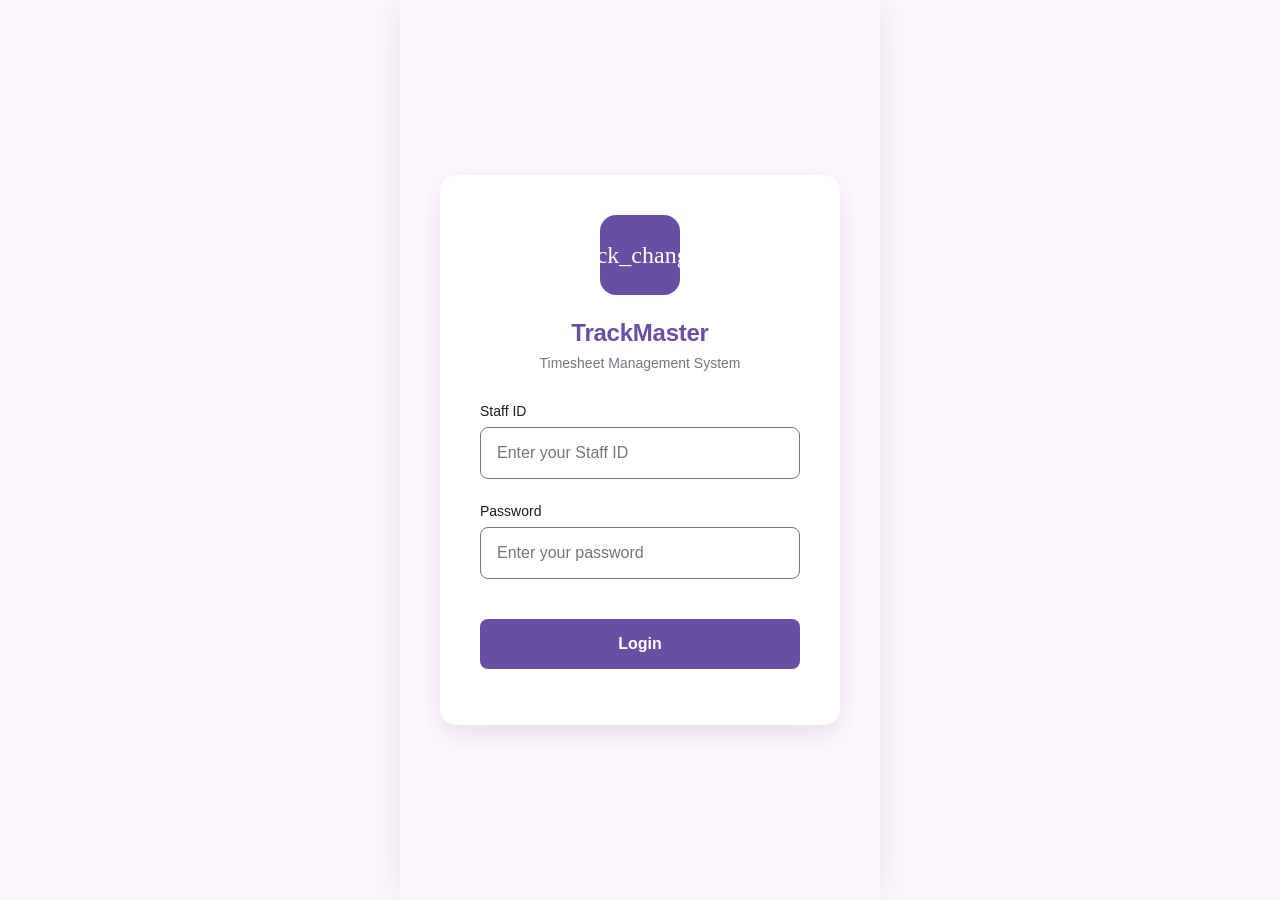
<file: index.html>
<!DOCTYPE html>
<html lang="en">
<head>
  <base target="_top">
  <meta charset="UTF-8">
  <meta name="viewport" content="width=device-width, initial-scale=1.0, maximum-scale=1.0, user-scalable=no, viewport-fit=cover">
  <meta name="theme-color" content="#6750A4">
  <meta name="apple-mobile-web-app-capable" content="yes">
  <meta name="apple-mobile-web-app-status-bar-style" content="black-translucent">
  <meta name="apple-mobile-web-app-title" content="TrackMaster">
  
  <link rel="manifest" href="manifest.json">
  <link rel="icon" type="image/png" sizes="192x192" href="https://www.gstatic.com/images/branding/product/1x/drive_2020q4_192dp.png">
  <link rel="apple-touch-icon" href="https://www.gstatic.com/images/branding/product/1x/drive_2020q4_192dp.png">
  
  <!-- Resource hints for faster loading -->
  <link rel="preconnect" href="https://fonts.googleapis.com">
  <link rel="preconnect" href="https://fonts.gstatic.com" crossorigin>
  <link rel="preconnect" href="https://script.google.com">
  <link rel="dns-prefetch" href="https://script.google.com">
  
  <!-- Preload critical resources -->
  <link rel="preload" href="style.css" as="style">
  <link rel="preload" href="api.js" as="script">
  
  <link href="https://fonts.googleapis.com/css2?family=Inter:wght@300;400;500;600;700&display=swap" rel="stylesheet">
  <link href="https://fonts.googleapis.com/icon?family=Material+Icons+Round" rel="stylesheet">
  <link rel="stylesheet" href="https://cdnjs.cloudflare.com/ajax/libs/font-awesome/6.4.0/css/all.min.css">
  <link rel="stylesheet" href="style.css">
  
  <style>
    /* Critical CSS */
    :root {
      --primary: #6750A4;
      --primary-light: #EADDFF;
      --on-primary: #FFFFFF;
      --surface: #FEF7FF;
      --surface-container: #F3EDF7;
      --on-surface: #1D1B20;
      --outline: #79747E;
      --error: #B3261E;
      --success: #0D904F;
      --warning: #FFC107;
      --shadow: 0 2px 8px rgba(0,0,0,0.1);
      --radius-sm: 8px;
      --radius-md: 12px;
      --radius-lg: 16px;
      --radius-full: 999px;
      --spacing-xs: 4px;
      --spacing-sm: 8px;
      --spacing-md: 12px;
      --spacing-lg: 16px;
      --spacing-xl: 24px;
      --header-height: 64px;
      --safe-top: env(safe-area-inset-top, 0);
      --safe-bottom: env(safe-area-inset-bottom, 0);
    }
    
    * { margin: 0; padding: 0; box-sizing: border-box; }
    body {
      font-family: 'Inter', -apple-system, sans-serif;
      background: var(--surface);
      color: var(--on-surface);
      height: 100vh;
      overflow: hidden;
    }
    #app { width: 100%; height: 100%; }
    .app-shell { height: 100%; display: flex; flex-direction: column; }
    .app-bar {
      background: var(--primary);
      color: var(--on-primary);
      padding: var(--spacing-md) var(--spacing-lg);
      padding-top: calc(var(--spacing-md) + var(--safe-top));
      display: flex;
      justify-content: space-between;
      align-items: center;
      z-index: 1000;
    }
    .app-title { font-size: 20px; font-weight: 600; }
    .main-content { flex: 1; overflow: hidden; position: relative; }
    .page-container {
      height: 100%;
      overflow-y: auto;
      padding: var(--spacing-lg);
      padding-bottom: calc(80px + var(--safe-bottom));
    }
    .bottom-nav {
      background: rgba(255,255,255,0.95);
      backdrop-filter: blur(20px);
      border-top: 1px solid rgba(0,0,0,0.1);
      display: flex;
      justify-content: space-around;
      padding: var(--spacing-sm) var(--spacing-xs);
      padding-bottom: calc(var(--spacing-sm) + var(--safe-bottom));
      position: fixed;
      bottom: 0;
      left: 0;
      right: 0;
      z-index: 1000;
    }
    .nav-item {
      display: flex;
      flex-direction: column;
      align-items: center;
      gap: var(--spacing-xs);
      color: var(--outline);
      text-decoration: none;
      padding: var(--spacing-sm);
      border-radius: var(--radius-lg);
      flex: 1;
      max-width: 80px;
      cursor: pointer;
    }
    .nav-item.active {
      color: var(--primary);
      background: var(--primary-light);
    }
    .fab {
      position: fixed;
      bottom: calc(80px + var(--safe-bottom));
      right: var(--spacing-lg);
      width: 56px;
      height: 56px;
      border-radius: var(--radius-xl);
      background: var(--primary);
      color: white;
      border: none;
      box-shadow: 0 4px 12px rgba(103,80,164,0.3);
      display: flex;
      align-items: center;
      justify-content: center;
      cursor: pointer;
      z-index: 999;
    }
    .card {
      background: white;
      border-radius: var(--radius-md);
      padding: var(--spacing-lg);
      margin-bottom: var(--spacing-lg);
      box-shadow: var(--shadow);
    }
    .stats-grid {
      display: grid;
      grid-template-columns: repeat(2, 1fr);
      gap: var(--spacing-md);
    }
    .stat-card {
      background: var(--surface-container);
      border-radius: var(--radius-sm);
      padding: var(--spacing-lg);
      text-align: center;
    }
    .stat-value { font-size: 24px; font-weight: 700; color: var(--primary); }
    .skeleton {
      background: linear-gradient(90deg, #f0f0f0 25%, #e0e0e0 50%, #f0f0f0 75%);
      background-size: 200% 100%;
      animation: loading 1.5s infinite;
      border-radius: var(--radius-sm);
    }
    @keyframes loading {
      0% { background-position: 200% 0; }
      100% { background-position: -200% 0; }
    }
    .report-types {
      display: flex;
      flex-direction: column;
      gap: 12px;
      margin-bottom: 24px;
    }
    .report-type-card {
      background: var(--surface-container);
      border-radius: 16px;
      padding: 20px;
      display: flex;
      align-items: center;
      gap: 16px;
      cursor: pointer;
      border: 2px solid transparent;
    }
    .report-type-card.selected {
      border-color: var(--primary);
      background: var(--primary-light);
    }
    .report-icon {
      width: 48px;
      height: 48px;
      border-radius: 12px;
      background: white;
      color: var(--primary);
      display: flex;
      align-items: center;
      justify-content: center;
      font-size: 24px;
    }
    .report-type-card.selected .report-icon {
      background: var(--primary);
      color: white;
    }
    .report-title { font-size: 16px; font-weight: 600; }
    .report-desc { font-size: 13px; color: var(--outline); }
    .date-range { display: grid; grid-template-columns: 1fr 1fr; gap: 12px; }
    .format-options { display: flex; gap: 12px; }
    .format-option {
      flex: 1;
      padding: 12px;
      border: 2px solid var(--outline);
      border-radius: 8px;
      text-align: center;
      cursor: pointer;
    }
    .format-option.selected {
      border-color: var(--primary);
      background: var(--primary-light);
    }
    .toast-container {
      position: fixed;
      bottom: calc(80px + var(--safe-bottom) + var(--spacing-lg));
      left: 0;
      right: 0;
      z-index: 2000;
      display: flex;
      flex-direction: column;
      align-items: center;
      pointer-events: none;
    }
    .toast {
      background: var(--on-surface);
      color: white;
      padding: 12px 24px;
      border-radius: var(--radius-full);
      font-size: 14px;
      animation: slideUp 0.3s ease;
    }
    @keyframes slideUp {
      from { transform: translateY(100%); opacity: 0; }
      to { transform: translateY(0); opacity: 1; }
    }
  </style>
</head>
<body>
  <div id="app">
    <div class="app-shell">
      <div class="app-bar">
        <div class="app-bar-content">
          <div class="app-title">TrackMaster</div>
        </div>
        <div class="app-actions">
          <button class="icon-button" onclick="refreshData()" title="Refresh">
            <span class="material-icons-round">refresh</span>
          </button>
          <button class="icon-button" onclick="showNotifications()" title="Notifications">
            <span class="material-icons-round">notifications</span>
          </button>
          <button class="icon-button" onclick="logout()" title="Logout">
            <span class="material-icons-round">logout</span>
          </button>
        </div>
      </div>
      
      <div id="offlineIndicator" class="offline-indicator" style="display: none;">
        <span class="material-icons-round">cloud_off</span> You're offline
      </div>
      
      <div class="main-content">
        <div class="page-container">
          <div class="page" id="currentPage"></div>
        </div>
      </div>
      
      <button class="fab" onclick="window.location.href='newactivity.html'" title="New Activity">
        <span class="material-icons-round">add</span>
      </button>
      
      <div class="bottom-nav">
        <a href="#" class="nav-item" onclick="handleNavClick('home'); return false;">
          <span class="material-icons-round nav-icon">home</span>
          <span class="nav-label">Home</span>
        </a>
        <a href="#" class="nav-item" onclick="handleNavClick('myactivity'); return false;">
          <span class="material-icons-round nav-icon">list_alt</span>
          <span class="nav-label">Activity</span>
        </a>
        <a href="#" class="nav-item" onclick="handleNavClick('myteam'); return false;">
          <span class="material-icons-round nav-icon">groups</span>
          <span class="nav-label">Team</span>
        </a>
        <a href="#" class="nav-item" onclick="handleNavClick('reports'); return false;">
          <span class="material-icons-round nav-icon">download</span>
          <span class="nav-label">Reports</span>
        </a>
        <a href="#" class="nav-item" onclick="handleNavClick('more'); return false;">
          <span class="material-icons-round nav-icon">more_horiz</span>
          <span class="nav-label">More</span>
        </a>
      </div>
    </div>
    
    <div id="installPrompt" class="install-prompt" style="display: none;">
      <div class="install-header">
        <div class="install-icon"><span class="material-icons-round">install_mobile</span></div>
        <div>
          <div class="install-title">Install TrackMaster</div>
          <div class="install-subtitle">Add to home screen</div>
        </div>
      </div>
      <div class="install-actions">
        <button class="btn btn-primary" style="flex:1" onclick="installApp()">Install</button>
        <button class="btn btn-secondary" style="flex:1" onclick="dismissInstall()">Not Now</button>
      </div>
    </div>
    
    <div class="loading-overlay" id="loading">
      <div class="spinner"></div>
      <div id="loadingText">Loading...</div>
    </div>
    
    <div class="toast-container" id="toastContainer"></div>
  </div>
  
  <script src="api.js"></script>
  <script>
    // App State
    const appState = {
      currentUser: null,
      isOnline: navigator.onLine,
      deferredPrompt: null,
      currentPage: 'home',
      offlineActivities: JSON.parse(localStorage.getItem('offlineActivities') || '[]'),
      recentReports: JSON.parse(localStorage.getItem('recentReports') || '[]'),
      reportType: 'weekly',
      format: 'pdf',
      previewData: null
    };
    
    // Enhanced Cache System
    const pageCache = {
      data: new Map(),
      maxAge: 5 * 60 * 1000,
      get(key) {
        const item = this.data.get(key);
        if (item && (Date.now() - item.timestamp) < this.maxAge) return item.value;
        this.data.delete(key);
        return null;
      },
      set(key, value) { this.data.set(key, { value, timestamp: Date.now() }); },
      clear() { this.data.clear(); }
    };
    
    // Preloading System
    const preloadQueue = ['myactivity', 'myteam', 'reports', 'more'];
    let preloadIndex = 0;
    function preloadNextPages() {
      if (preloadIndex < preloadQueue.length) {
        const nextPage = preloadQueue[preloadIndex];
        if (nextPage !== appState.currentPage) {
          setTimeout(() => {
            loadPageContent(nextPage, true).then(html => {
              if (html) pageCache.set(nextPage, html);
            }).catch(() => {});
          }, 1000);
        }
        preloadIndex++;
      }
    }
    
    // Skeleton Loaders
    function getOptimizedSkeleton(page) {
      const skeletons = {
        home: `<div class="card"><div class="skeleton" style="height:24px; width:60%"></div></div><div class="stats-grid">${Array(4).fill().map(()=>`<div class="stat-card"><div class="skeleton" style="height:40px"></div></div>`).join('')}</div>`,
        myactivity: `<div class="filter-bar" style="display:flex; gap:10px; margin-bottom:20px;">${Array(3).fill().map(()=>`<div class="skeleton" style="width:80px; height:36px; border-radius:20px;"></div>`).join('')}</div>${Array(2).fill().map(()=>`<div class="card"><div class="skeleton" style="height:24px; width:40%"></div>${Array(3).fill().map(()=>`<div class="skeleton" style="height:80px; margin:12px 0;"></div>`).join('')}</div>`).join('')}`,
        myteam: `<div class="card"><div class="skeleton" style="height:24px; width:40%"></div>${Array(4).fill().map(()=>`<div class="skeleton" style="height:120px; margin:12px 0;"></div>`).join('')}</div>`,
        reports: `${Array(2).fill().map(()=>`<div class="skeleton" style="height:80px; margin-bottom:12px; border-radius:16px;"></div>`).join('')}<div class="card"><div class="skeleton" style="height:200px"></div></div>`,
        more: `<div class="card"><div style="display:flex; gap:16px"><div class="skeleton" style="width:64px; height:64px; border-radius:50%"></div><div style="flex:1"><div class="skeleton" style="height:60px"></div></div></div></div>${Array(4).fill().map(()=>`<div class="skeleton" style="height:70px; margin-bottom:8px;"></div>`).join('')}`
      };
      return skeletons[page] || '<div class="card"><div class="skeleton" style="height:200px"></div></div>';
    }
    
    // Navigation
    let navigationTimeout;
    function handleNavClick(page) {
      if (navigationTimeout) clearTimeout(navigationTimeout);
      navigationTimeout = setTimeout(() => navigateTo(page), 50);
    }
    
    async function navigateTo(page, addToHistory = true) {
      event?.preventDefault();
      appState.currentPage = page;
      updateActiveNav(page);
      if (addToHistory) history.pushState({ page }, '', '#' + page);
      
      const container = document.getElementById('currentPage');
      const cached = pageCache.get(page);
      
      if (cached) {
        container.innerHTML = cached;
        setTimeout(() => {
          loadPageContent(page, true).then(html => {
            if (html) {
              pageCache.set(page, html);
              if (appState.currentPage === page) container.innerHTML = html;
            }
          });
        }, 500);
        return;
      }
      
      container.innerHTML = getOptimizedSkeleton(page);
      await loadPageContent(page);
      preloadNextPages();
    }
    
    function updateActiveNav(page) {
      const navMap = { home: 0, myactivity: 1, myteam: 2, reports: 3, more: 4 };
      document.querySelectorAll('.nav-item').forEach((item, i) => {
        item.classList.toggle('active', i === navMap[page]);
      });
    }
    
    // Page Loader
    async function loadPageContent(page, isBackground = false) {
      if (!isBackground) document.getElementById('loading').style.display = 'flex';
      try {
        let html = '';
        switch(page) {
          case 'home': html = await loadDashboard(); break;
          case 'myactivity': html = await loadMyActivity(); break;
          case 'myteam': html = await loadMyTeam(); break;
          case 'reports': html = loadReports(); break;
          case 'more': html = loadMore(); break;
        }
        pageCache.set(page, html);
        if (!isBackground) {
          document.getElementById('currentPage').innerHTML = html;
          if (page === 'reports') initReportsPage();
        }
        return html;
      } catch (error) {
        console.error('Error loading page:', error);
        if (!isBackground) {
          document.getElementById('currentPage').innerHTML = `
            <div class="card" style="text-align:center; padding:40px">
              <span class="material-icons-round" style="font-size:48px; color:var(--error)">error</span>
              <h3>Failed to Load</h3>
              <p style="color:var(--outline); margin:16px 0">${error.message}</p>
              <button class="btn btn-primary" onclick="navigateTo('${page}')">Retry</button>
            </div>`;
        }
        return null;
      } finally {
        if (!isBackground) document.getElementById('loading').style.display = 'none';
      }
    }
    
    // Dashboard
    async function loadDashboard() {
      if (!appState.currentUser) return '<div class="card">Please login</div>';
      try {
        const statsResult = await API.getDashboardStats(appState.currentUser.staffId);
        let html = '';
        if (statsResult.success) {
          const stats = statsResult.stats || {};
          html = `<div class="card"><div class="card-header"><h3 class="card-title"><span class="material-icons-round">dashboard</span> Welcome, ${escapeHtml(appState.currentUser.name)}</h3></div><div class="stats-grid">${['weekly','monthly','total','pending'].map(k => `<div class="stat-card"><div class="stat-value">${stats[k]||0}</div><div class="stat-label">${k==='weekly'?'This Week':k==='monthly'?'This Month':k==='total'?'Total':'Pending'}</div></div>`).join('')}</div></div>`;
        }
        setTimeout(async () => {
          try {
            const activitiesResult = await API.getUserActivities(appState.currentUser.staffId, 'all');
            if (activitiesResult.success && activitiesResult.activities?.length > 0) {
              const recentHtml = `<div class="card"><div class="card-header"><h3 class="card-title">Recent Activities</h3></div><div class="activity-list">${activitiesResult.activities.slice(0,3).map(a => `<div class="activity-item" onclick="editActivity('${a.rowId}')"><div class="activity-header"><span class="activity-date">${a.date||''}</span></div><div class="activity-description">${escapeHtml(a.description||'')}</div></div>`).join('')}</div></div>`;
              const container = document.getElementById('currentPage');
              if (container && appState.currentPage === 'home') {
                container.innerHTML = html + recentHtml;
                pageCache.set('home', container.innerHTML);
              }
            }
          } catch (e) {}
        }, 500);
        return html;
      } catch (error) {
        return '<div class="card">Error loading dashboard</div>';
      }
    }
    
    // My Activity
    async function loadMyActivity() {
      if (!appState.currentUser) return '<div class="card">Please login</div>';
      try {
        const result = await API.getUserActivities(appState.currentUser.staffId, 'all');
        if (result.success && result.activities?.length > 0) {
          const grouped = {};
          result.activities.forEach(activity => {
            if (!activity.date) return;
            const date = new Date(activity.date);
            const monthYear = date.toLocaleString('default', { month: 'long', year: 'numeric' });
            if (!grouped[monthYear]) grouped[monthYear] = [];
            grouped[monthYear].push(activity);
          });
          
          let html = `<div class="filter-bar" style="display:flex; gap:10px; margin-bottom:20px; overflow-x:auto;"><button class="filter-chip active" onclick="filterActivities('all')">All</button><button class="filter-chip" onclick="filterActivities('weekly')">This Week</button><button class="filter-chip" onclick="filterActivities('monthly')">This Month</button></div>`;
          
          Object.entries(grouped).forEach(([month, activities]) => {
            html += `<div class="card"><div class="card-header"><h3 class="card-title">${month}</h3><span class="badge" style="background:var(--primary-light); color:var(--primary); padding:4px 8px; border-radius:12px;">${activities.length} activities</span></div><div class="activity-list">${activities.map(a => `<div class="activity-item ${a.status === 'Pending Approval' ? 'pending' : ''}" onclick="editActivity('${a.rowId}')" style="cursor:pointer; border-left:4px solid ${a.status === 'Approved' ? 'var(--success)' : 'var(--warning)'};"><div class="activity-header" style="display:flex; justify-content:space-between; margin-bottom:8px;"><span class="activity-date" style="font-weight:600;">${a.date||'No date'}</span><span class="activity-day" style="color:${a.status === 'Approved' ? 'var(--success)' : 'var(--warning)'}">${a.status||'Unknown'}</span></div><div class="activity-description" style="margin-bottom:8px;">${escapeHtml(a.description||'No description')}</div><div class="activity-meta" style="display:flex; gap:16px; font-size:12px; color:var(--outline);">${a.location ? `<span><span class="material-icons-round" style="font-size:14px;">location_on</span> ${a.location}</span>` : ''}<span><span class="material-icons-round" style="font-size:14px;">groups</span> ${a.teamMembers?.length || 1} members</span></div></div>`).join('')}</div></div>`;
          });
          return html;
        }
        return `<div class="card" style="text-align:center; padding:40px 20px;"><span class="material-icons-round" style="font-size:48px; color:var(--outline);">assignment</span><h3>No Activities Found</h3><p style="color:var(--outline); margin:20px 0;">Start by adding your first activity</p><button class="btn btn-primary" onclick="window.location.href='newactivity.html'"><span class="material-icons-round">add</span> Add New Activity</button></div>`;
      } catch (error) {
        return '<div class="card">Error loading activities</div>';
      }
    }
    
    // My Team
    async function loadMyTeam() {
      try {
        const result = await API.getTeamMembers();
        if (result.success && result.members?.length > 0) {
          return `<div class="card"><div class="card-header"><h3 class="card-title"><span class="material-icons-round">groups</span> Team Members (${result.members.length})</h3></div><div class="team-grid" style="display:grid; gap:16px;">${result.members.map(m => `<div class="team-member" style="background:var(--surface-container); border-radius:12px; padding:16px;"><div style="display:flex; align-items:center; gap:16px; margin-bottom:12px;"><div class="member-avatar" style="width:48px; height:48px; border-radius:50%; background:${getAvatarColor(m.staffId||'')}; color:white; display:flex; align-items:center; justify-content:center; font-weight:600;">${getInitials(m.name)}</div><div><h4 style="margin-bottom:4px;">${escapeHtml(m.name||'Unknown')}</h4><div style="color:var(--outline); font-size:13px;">${escapeHtml(m.designation||'Team Member')}</div></div></div><div style="font-size:13px;"><div style="margin-bottom:4px;"><strong>ID:</strong> ${escapeHtml(m.staffId||'N/A')}</div><div style="margin-bottom:4px;"><strong>Contact:</strong> ${escapeHtml(m.contactNo||'N/A')}</div><div style="margin-bottom:4px;"><strong>Email:</strong> ${escapeHtml(m.email||'N/A')}</div><div><strong>Role:</strong> ${escapeHtml(m.role||'User')}</div></div></div>`).join('')}</div></div>`;
        }
        return '<div class="card">No team members found</div>';
      } catch (error) {
        return '<div class="card">Error loading team</div>';
      }
    }
    
    // Reports
    function loadReports() {
      return `
        <div class="report-types">
          <div class="report-type-card ${appState.reportType === 'weekly' ? 'selected' : ''}" onclick="selectReportType('weekly')">
            <div class="report-icon"><span class="material-icons-round">calendar_month</span></div>
            <div class="report-text"><div class="report-title">Weekly Timesheet</div><div class="report-desc">Last 7 days summary</div></div>
          </div>
          <div class="report-type-card ${appState.reportType === 'monthly' ? 'selected' : ''}" onclick="selectReportType('monthly')">
            <div class="report-icon"><span class="material-icons-round">calendar_today</span></div>
            <div class="report-text"><div class="report-title">Monthly Report</div><div class="report-desc">Complete month summary</div></div>
          </div>
        </div>
        <div class="card">
          <div class="card-header"><h3 class="card-title"><span class="material-icons-round">settings</span> Report Configuration</h3></div>
          <div class="form-group" style="margin-bottom:16px;">
            <label class="form-label required">Date Range</label>
            <div class="date-range">
              <div><label style="font-size:12px; color:var(--outline);">Start Date</label><input type="date" class="form-input" id="startDate" style="width:100%; padding:10px; border:1px solid var(--outline); border-radius:8px;" required></div>
              <div><label style="font-size:12px; color:var(--outline);">End Date</label><input type="date" class="form-input" id="endDate" style="width:100%; padding:10px; border:1px solid var(--outline); border-radius:8px;" required></div>
            </div>
          </div>
          <div class="form-group" style="margin-bottom:16px;">
            <label class="form-label required">Format</label>
            <div class="format-options">
              <div class="format-option ${appState.format === 'pdf' ? 'selected' : ''}" onclick="selectFormat('pdf')"><div class="format-icon"><i class="fas fa-file-pdf"></i></div><div class="format-name">PDF</div></div>
              <div class="format-option ${appState.format === 'excel' ? 'selected' : ''}" onclick="selectFormat('excel')"><div class="format-icon"><i class="fas fa-file-excel"></i></div><div class="format-name">Excel</div></div>
              <div class="format-option ${appState.format === 'csv' ? 'selected' : ''}" onclick="selectFormat('csv')"><div class="format-icon"><i class="fas fa-file-csv"></i></div><div class="format-name">CSV</div></div>
            </div>
          </div>
          <div style="display:flex; gap:16px; margin-top:24px;">
            <button class="btn btn-secondary" style="flex:1; padding:12px;" onclick="previewReport()"><span class="material-icons-round">visibility</span> Preview</button>
            <button class="btn btn-primary" style="flex:1; padding:12px;" onclick="generateReport()"><span class="material-icons-round">download</span> Download</button>
          </div>
        </div>
        <div class="report-preview" id="reportPreview" style="display:none; background:var(--surface-container); border-radius:12px; padding:20px; margin-bottom:24px;">
          <div class="preview-header" style="display:flex; justify-content:space-between; align-items:center; margin-bottom:16px;">
            <h3>Report Preview</h3>
            <button class="action-btn" onclick="closePreview()" style="width:32px; height:32px; border-radius:50%; border:none; background:var(--surface); cursor:pointer;"><i class="fas fa-times"></i></button>
          </div>
          <div class="preview-content" id="previewContent" style="max-height:300px; overflow-y:auto; background:var(--surface); padding:12px; border-radius:8px;"></div>
        </div>
        <div class="recent-reports" style="background:var(--surface-container); border-radius:12px; padding:20px;">
          <div class="card-header" style="display:flex; justify-content:space-between; align-items:center; margin-bottom:16px;">
            <h3 class="card-title"><span class="material-icons-round">history</span> Recent Reports</h3>
          </div>
          <div class="reports-list" id="recentReportsList" style="display:flex; flex-direction:column; gap:12px;">${renderRecentReports()}</div>
        </div>
      `;
    }
    
    function renderRecentReports() {
      if (!appState.recentReports?.length) return '<div style="text-align:center; padding:20px; color:var(--outline);">No recent reports</div>';
      return appState.recentReports.slice(0,5).map((r,i) => {
        const icon = r.format === 'pdf' ? 'file-pdf' : r.format === 'excel' ? 'file-excel' : 'file-csv';
        return `<div class="report-item" style="display:flex; align-items:center; gap:12px; padding:12px; background:var(--surface); border-radius:8px;"><div class="report-item-icon" style="width:40px; height:40px; border-radius:8px; background:var(--primary-light); color:var(--primary); display:flex; align-items:center; justify-content:center;"><i class="fas fa-${icon}"></i></div><div class="report-item-info" style="flex:1;"><div class="report-item-name" style="font-weight:600;">${r.name||'Report'}</div><div class="report-item-details" style="display:flex; gap:12px; font-size:12px; color:var(--outline);"><span>${r.type||'Report'}</span><span>${r.date||''}</span></div></div><div class="report-item-actions" style="display:flex; gap:4px;"><button class="action-btn" onclick="downloadRecentReport(${i})" style="width:32px; height:32px; border-radius:50%; border:none; background:var(--surface); cursor:pointer;"><i class="fas fa-download"></i></button><button class="action-btn" onclick="deleteRecentReport(${i})" style="width:32px; height:32px; border-radius:50%; border:none; background:var(--surface); cursor:pointer;"><i class="fas fa-trash"></i></button></div></div>`;
      }).join('');
    }
    
    // More Tab
    function loadMore() {
      return `
        <div class="card"><div class="card-header"><h3 class="card-title"><span class="material-icons-round">person</span> Profile</h3></div><div style="display:flex; align-items:center; gap:24px; padding:16px;"><div class="member-avatar" style="width:64px; height:64px; border-radius:50%; background:var(--primary); color:white; display:flex; align-items:center; justify-content:center; font-size:24px; font-weight:600;">${getInitials(appState.currentUser?.name)}</div><div><h4>${escapeHtml(appState.currentUser?.name||'User')}</h4><div style="color:var(--outline);">${escapeHtml(appState.currentUser?.staffId||'')}</div><div style="color:var(--outline);">${escapeHtml(appState.currentUser?.designation||'')}</div></div></div></div>
        <div class="more-menu" style="display:flex; flex-direction:column; gap:8px;">
          ${[
            ['edit', 'Edit Profile', 'Update your information'],
            ['notifications', 'Notifications', 'Manage preferences'],
            ['security', 'Privacy & Security', 'Manage settings'],
            ['help', 'Help & Support', 'FAQs and support'],
            ['delete', 'Clear Cache', 'Free up space'],
            ['info', 'About', 'Version 1.0.0']
          ].map(([icon, title, subtitle]) => `
            <div class="more-item" onclick="${icon==='edit'?'showProfile':icon==='notifications'?'showNotificationsSettings':icon==='security'?'showPrivacySettings':icon==='help'?'showHelp':icon==='delete'?'clearCache':'showAbout'}()" style="display:flex; align-items:center; gap:16px; padding:16px; background:var(--surface-container); border-radius:12px; cursor:pointer;">
              <div class="more-icon" style="width:40px; height:40px; border-radius:50%; background:var(--primary-light); color:var(--primary); display:flex; align-items:center; justify-content:center;"><span class="material-icons-round">${icon}</span></div>
              <div class="more-content" style="flex:1;"><div class="more-title" style="font-weight:600;">${title}</div><div class="more-subtitle" style="font-size:12px; color:var(--outline);">${subtitle}</div></div>
            </div>
          `).join('')}
        </div>
        <div class="card"><div class="card-header"><h3 class="card-title">Storage Info</h3></div><div style="display:flex; flex-direction:column; gap:8px;">${[['Offline Activities',appState.offlineActivities.length],['Recent Reports',appState.recentReports.length],['Storage Used',(JSON.stringify(localStorage).length/1024).toFixed(2)+' KB']].map(([label,value])=>`<div style="display:flex; justify-content:space-between; padding:8px 0; border-bottom:1px solid var(--outline);"><span style="color:var(--outline);">${label}</span><span style="font-weight:500;">${value}</span></div>`).join('')}</div></div>
      `;
    }
    
    // Filter Activities
    async function filterActivities(filter) {
      document.querySelectorAll('.filter-chip').forEach(c => c.classList.remove('active'));
      event.target.classList.add('active');
      document.getElementById('loading').style.display = 'flex';
      try {
        const result = await API.getUserActivities(appState.currentUser.staffId, filter);
        if (result.success) {
          pageCache.delete('myactivity');
          await loadPageContent('myactivity');
        }
      } catch (error) {
        showToast('Error filtering activities', 'error');
      } finally {
        document.getElementById('loading').style.display = 'none';
      }
    }
    
    // Report Functions
    function selectReportType(type) {
      appState.reportType = type;
      document.querySelectorAll('.report-type-card').forEach(c => c.classList.remove('selected'));
      event.currentTarget.classList.add('selected');
      const today = new Date();
      const startDate = new Date(today);
      startDate.setDate(today.getDate() - (type === 'weekly' ? 7 : 30));
      document.getElementById('startDate').valueAsDate = startDate;
      document.getElementById('endDate').valueAsDate = today;
    }
    
    function selectFormat(format) {
      appState.format = format;
      document.querySelectorAll('.format-option').forEach(o => o.classList.remove('selected'));
      event.currentTarget.classList.add('selected');
    }
    
    function initReportsPage() {
      const today = new Date();
      const startDate = new Date(today);
      startDate.setDate(today.getDate() - 7);
      const startInput = document.getElementById('startDate');
      const endInput = document.getElementById('endDate');
      if (startInput && endInput) {
        startInput.valueAsDate = startDate;
        endInput.valueAsDate = today;
      }
    }
    
    async function previewReport() {
      const startDate = document.getElementById('startDate')?.value;
      const endDate = document.getElementById('endDate')?.value;
      if (!startDate || !endDate) { showToast('Select dates', 'error'); return; }
      showLoading('Loading preview...');
      try {
        const result = await API.getUserActivities(appState.currentUser.staffId, 'all');
        if (result.success) {
          const start = new Date(startDate);
          const end = new Date(endDate);
          const filtered = (result.activities || []).filter(a => {
            const ad = new Date(a.date);
            return ad >= start && ad <= end;
          });
          const previewContent = document.getElementById('previewContent');
          if (filtered.length === 0) {
            previewContent.innerHTML = '<div style="text-align:center; padding:20px;">No activities found</div>';
          } else {
            previewContent.innerHTML = `<table style="width:100%; border-collapse:collapse;"><thead><tr style="background:var(--primary-light);"><th style="padding:8px; text-align:left;">Date</th><th style="padding:8px; text-align:left;">Description</th><th style="padding:8px; text-align:left;">Status</th></tr></thead><tbody>${filtered.slice(0,10).map(a => `<tr style="border-bottom:1px solid var(--outline);"><td style="padding:8px;">${a.date}</td><td style="padding:8px;">${escapeHtml(a.description).substring(0,30)}${a.description?.length>30?'...':''}</td><td style="padding:8px;">${a.status}</td></tr>`).join('')}</tbody></table>${filtered.length>10?`<div style="margin-top:8px; color:var(--outline);">... and ${filtered.length-10} more</div>`:''}`;
          }
          document.getElementById('reportPreview').style.display = 'block';
        }
      } catch (error) {
        showToast('Preview failed', 'error');
      } finally {
        hideLoading();
      }
    }
    
    function closePreview() {
      document.getElementById('reportPreview').style.display = 'none';
    }
    
    async function generateReport() {
      const startDate = document.getElementById('startDate')?.value;
      const endDate = document.getElementById('endDate')?.value;
      if (!startDate || !endDate) { showToast('Select dates', 'error'); return; }
      showLoading('Generating...');
      try {
        const result = await API.generateReport(appState.currentUser.staffId, appState.reportType, appState.format, startDate, endDate);
        if (result.success) {
          const report = { id: Date.now(), name: `${appState.reportType==='weekly'?'Weekly':'Monthly'} Report`, type: appState.reportType, format: appState.format, date: new Date().toLocaleDateString() };
          appState.recentReports.unshift(report);
          if (appState.recentReports.length > 10) appState.recentReports.pop();
          localStorage.setItem('recentReports', JSON.stringify(appState.recentReports));
          document.getElementById('recentReportsList').innerHTML = renderRecentReports();
          showToast('Report generated', 'success');
        }
      } catch (error) {
        showToast('Generation failed', 'error');
      } finally {
        hideLoading();
      }
    }
    
    function downloadRecentReport(index) { showToast('Downloading...', 'info'); }
    function deleteRecentReport(index) {
      if (confirm('Delete this report?')) {
        appState.recentReports.splice(index, 1);
        localStorage.setItem('recentReports', JSON.stringify(appState.recentReports));
        document.getElementById('recentReportsList').innerHTML = renderRecentReports();
        showToast('Report deleted', 'success');
      }
    }
    
    // More Functions
    function showProfile() { showToast('Profile settings', 'info'); }
    function showNotificationsSettings() { showToast('Notifications settings', 'info'); }
    function showPrivacySettings() { showToast('Privacy settings', 'info'); }
    function showHelp() { window.open('mailto:support@trackmaster.com'); }
    function showAbout() { showToast('TrackMaster v1.0.0', 'info'); }
    
    // Helper Functions
    function getInitials(name) { return name ? name.split(' ').map(n=>n[0]).join('').substring(0,2).toUpperCase() : 'U'; }
    function getAvatarColor(id) { const colors = ['#6750A4','#0D904F','#DC3545','#FFC107','#17A2B8']; return colors[(id||'').split('').reduce((a,c)=>a+c.charCodeAt(0),0)%colors.length]; }
    function escapeHtml(unsafe) { if (!unsafe) return ''; return String(unsafe).replace(/[&<>"']/g, m => ({'&':'&amp;','<':'&lt;','>':'&gt;','"':'&quot;',"'":'&#039;'})[m]); }
    function editActivity(rowId) { sessionStorage.setItem('editActivityId', rowId); window.location.href = 'newactivity.html?edit=' + rowId; }
    function showNotifications() { showToast('No new notifications', 'info'); }
    
    // Install Prompt
    function checkInstallPrompt() { if (appState.deferredPrompt && !window.matchMedia('(display-mode: standalone)').matches) document.getElementById('installPrompt').style.display = 'block'; }
    function installApp() { if (appState.deferredPrompt) { appState.deferredPrompt.prompt(); appState.deferredPrompt = null; document.getElementById('installPrompt').style.display = 'none'; } }
    function dismissInstall() { document.getElementById('installPrompt').style.display = 'none'; localStorage.setItem('installPromptDismissed', Date.now()); }
    
    // Sync Offline
    async function syncOfflineActivities() {
      if (appState.offlineActivities.length > 0) {
        for (const activity of appState.offlineActivities) { try { await API.saveActivity(activity); } catch (e) {} }
        appState.offlineActivities = [];
        localStorage.removeItem('offlineActivities');
        showToast('Sync completed', 'success');
      }
    }
    
    // Utility Functions
    function showLoading(text) { document.getElementById('loadingText').textContent = text || 'Loading...'; document.getElementById('loading').style.display = 'flex'; }
    function hideLoading() { document.getElementById('loading').style.display = 'none'; }
    function refreshData() { pageCache.clear(); if (API.cache) API.cache.clear(); loadPageContent(appState.currentPage); showToast('Refreshed', 'success'); }
    function logout() { if (confirm('Logout?')) { localStorage.removeItem('trackmaster_user'); sessionStorage.removeItem('trackmaster_session'); window.location.href = 'login.html'; } }
    function showToast(message, type) { const toast = document.createElement('div'); toast.className = `toast ${type}`; toast.textContent = message; document.getElementById('toastContainer').appendChild(toast); setTimeout(() => toast.remove(), 3000); }
    function clearCache() { if (confirm('Clear cache?')) { pageCache.clear(); if (API.cache) API.cache.clear(); appState.offlineActivities = []; localStorage.removeItem('offlineActivities'); showToast('Cache cleared', 'success'); loadPageContent('more'); } }
    
    // Initialize
    function checkAuth() {
      const savedUser = localStorage.getItem('trackmaster_user');
      const sessionUser = sessionStorage.getItem('trackmaster_session');
      if (savedUser) { try { const userData = JSON.parse(savedUser); if (Date.now() < (userData.expiry || 0)) { appState.currentUser = userData; return true; } } catch (e) {} }
      else if (sessionUser) { try { appState.currentUser = JSON.parse(sessionUser); return true; } catch (e) {} }
      window.location.href = 'login.html'; return false;
    }
    
    function setupEventListeners() {
      window.addEventListener('online', () => { appState.isOnline = true; document.getElementById('offlineIndicator').style.display = 'none'; showToast('You are back online!', 'success'); syncOfflineActivities(); });
      window.addEventListener('offline', () => { appState.isOnline = false; document.getElementById('offlineIndicator').style.display = 'flex'; showToast('You are offline', 'warning'); });
      window.addEventListener('popstate', (e) => { const page = e.state?.page || 'home'; navigateTo(page, false); });
      window.addEventListener('beforeinstallprompt', (e) => { e.preventDefault(); appState.deferredPrompt = e; });
    }
    
    function registerServiceWorker() { if ('serviceWorker' in navigator) { navigator.serviceWorker.register('sw.js').catch(err => console.log('ServiceWorker registration failed:', err)); } }
    
    async function initApp() {
      if (!checkAuth()) return;
      setupEventListeners();
      registerServiceWorker();
      const hash = window.location.hash.substring(1);
      const initialPage = hash || 'home';
      updateActiveNav(initialPage);
      await navigateTo(initialPage, false);
      setTimeout(checkInstallPrompt, 3000);
    }
    
    window.onload = initApp;
  </script>
</body>
</html>
</file>
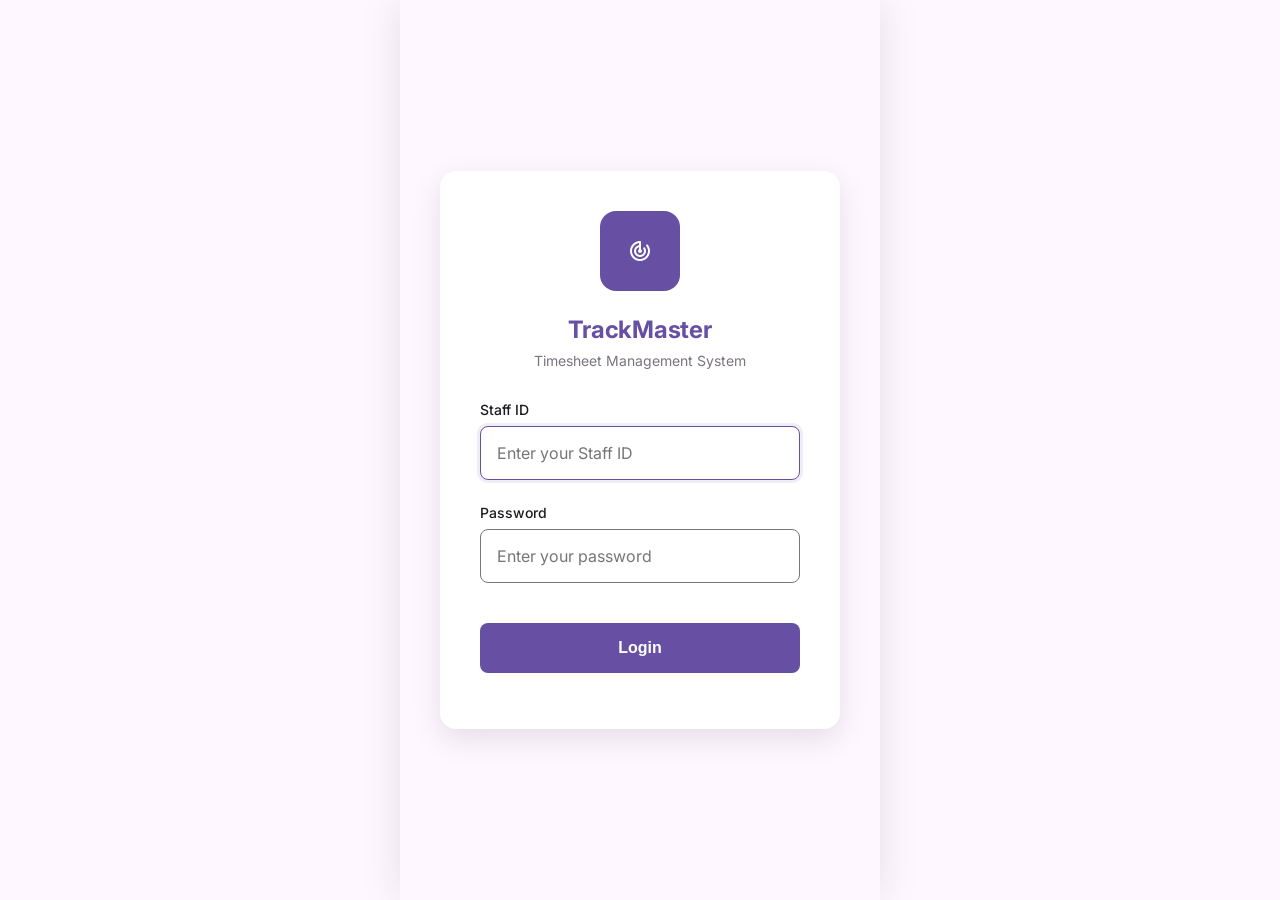
<file: login.html>
<!DOCTYPE html>
<html lang="en">
<head>
  <meta charset="UTF-8">
  <meta name="viewport" content="width=device-width, initial-scale=1.0, maximum-scale=1.0, user-scalable=no">
  <meta name="theme-color" content="#6750A4">
  <link rel="preconnect" href="https://fonts.googleapis.com">
  <link rel="preconnect" href="https://fonts.gstatic.com" crossorigin>
  <link href="https://fonts.googleapis.com/css2?family=Inter:wght@300;400;500;600;700&display=swap" rel="stylesheet">
  <link href="https://fonts.googleapis.com/icon?family=Material+Icons+Round" rel="stylesheet">
  <link rel="stylesheet" href="style.css">
  <style>
    .login-container {
      width: 100%;
      height: 100vh;
      display: flex;
      align-items: center;
      justify-content: center;
      padding: var(--spacing-lg);
      background: var(--surface);
    }
    .login-card {
      background: white;
      border-radius: var(--radius-lg);
      padding: var(--spacing-3xl);
      box-shadow: 0 10px 30px rgba(0,0,0,0.1);
      text-align: center;
      width: 100%;
      max-width: 400px;
    }
    .app-logo {
      width: 80px;
      height: 80px;
      border-radius: var(--radius-lg);
      background: var(--primary);
      color: white;
      display: flex;
      align-items: center;
      justify-content: center;
      margin: 0 auto var(--spacing-xl);
      font-size: 32px;
    }
    .app-title {
      font-size: 24px;
      font-weight: 700;
      color: var(--primary);
      margin-bottom: var(--spacing-sm);
    }
    .app-subtitle {
      color: var(--outline);
      margin-bottom: var(--spacing-2xl);
      font-size: 14px;
    }
    .form-group {
      margin-bottom: var(--spacing-xl);
      text-align: left;
    }
    .form-label {
      display: block;
      margin-bottom: var(--spacing-sm);
      font-weight: 500;
      font-size: 14px;
    }
    .form-input {
      width: 100%;
      padding: var(--spacing-lg);
      border: 1px solid var(--outline);
      border-radius: var(--radius-sm);
      font-size: 16px;
      font-family: inherit;
      background: white;
      transition: border-color 0.2s;
    }
    .form-input:focus {
      outline: none;
      border-color: var(--primary);
      box-shadow: 0 0 0 3px rgba(103,80,164,0.1);
    }
    .login-button {
      width: 100%;
      padding: var(--spacing-lg);
      background: var(--primary);
      color: white;
      border: none;
      border-radius: var(--radius-sm);
      font-size: 16px;
      font-weight: 600;
      cursor: pointer;
      margin: var(--spacing-lg) 0;
      transition: all 0.2s;
    }
    .login-button:active {
      transform: scale(0.98);
      background: #5A4790;
    }
    .error-message {
      color: var(--error);
      margin: var(--spacing-md) 0;
      font-size: 14px;
      display: none;
    }
    @keyframes shake {
      0%,100%{transform:translateX(0)}
      10%,30%,50%,70%,90%{transform:translateX(-5px)}
      20%,40%,60%,80%{transform:translateX(5px)}
    }
    .shake { animation: shake 0.5s; }
    .loading-overlay {
      display: none;
      position: fixed;
      top: 0;
      left: 0;
      right: 0;
      bottom: 0;
      background: rgba(0,0,0,0.5);
      z-index: 2000;
      flex-direction: column;
      align-items: center;
      justify-content: center;
      color: white;
    }
    .spinner {
      width: 48px;
      height: 48px;
      border: 4px solid rgba(255,255,255,0.3);
      border-top-color: white;
      border-radius: 50%;
      animation: spin 1s linear infinite;
      margin-bottom: 16px;
    }
    @keyframes spin { to { transform: rotate(360deg); } }
    .toast-container {
      position: fixed;
      bottom: 30px;
      left: 0;
      right: 0;
      z-index: 2000;
      display: flex;
      flex-direction: column;
      align-items: center;
      pointer-events: none;
    }
    .toast {
      background: var(--on-surface);
      color: white;
      padding: 12px 24px;
      border-radius: 50px;
      font-size: 14px;
      animation: slideUp 0.3s ease;
      margin-bottom: 10px;
    }
    .toast.success { background: var(--success); }
    .toast.error { background: var(--error); }
    @keyframes slideUp {
      from { transform: translateY(100%); opacity: 0; }
      to { transform: translateY(0); opacity: 1; }
    }
    @media (prefers-color-scheme: dark) {
      .login-card { background: #2D2B30; }
      .form-input { background: rgba(255,255,255,0.05); border-color: rgba(255,255,255,0.2); color: var(--on-surface); }
    }
  </style>
  <script src="api.js"></script>
</head>
<body>
  <div class="login-container">
    <div class="login-card">
      <div class="app-logo"><span class="material-icons-round">track_changes</span></div>
      <h1 class="app-title">TrackMaster</h1>
      <p class="app-subtitle">Timesheet Management System</p>
      <form onsubmit="return false;">
        <div class="form-group">
          <label class="form-label">Staff ID</label>
          <input type="text" class="form-input" id="username" placeholder="Enter your Staff ID" required autocomplete="username">
        </div>
        <div class="form-group">
          <label class="form-label">Password</label>
          <input type="password" class="form-input" id="password" placeholder="Enter your password" required autocomplete="current-password">
        </div>
        <div class="error-message" id="errorMessage"></div>
        <button class="login-button" id="loginButton" onclick="login()">Login</button>
      </form>
    </div>
  </div>
  <div class="loading-overlay" id="loading"><div class="spinner"></div><div>Logging in...</div></div>
  <div class="toast-container" id="toastContainer"></div>
  <script>
    async function login() {
      const username = document.getElementById('username').value.trim();
      const password = document.getElementById('password').value;
      const loginButton = document.getElementById('loginButton');
      const errorElement = document.getElementById('errorMessage');
      if (!username || !password) { showError('Please enter both fields'); return; }
      loginButton.disabled = true;
      loginButton.textContent = 'Logging in...';
      document.getElementById('loading').style.display = 'flex';
      errorElement.style.display = 'none';
      try {
        const result = await API.login(username, password);
        if (result.success) {
          const userData = { ...result.user, expiry: Date.now() + (7 * 24 * 60 * 60 * 1000) };
          localStorage.setItem('trackmaster_user', JSON.stringify(userData));
          showToast('Login successful!', 'success');
          setTimeout(() => window.location.href = 'index.html', 1000);
        } else {
          loginButton.disabled = false;
          loginButton.textContent = 'Login';
          showError(result.message || 'Invalid credentials');
        }
      } catch (error) {
        loginButton.disabled = false;
        loginButton.textContent = 'Login';
        showError('Connection error. Please try again.');
      } finally {
        document.getElementById('loading').style.display = 'none';
      }
    }
    function showError(message) {
      const error = document.getElementById('errorMessage');
      error.textContent = message;
      error.style.display = 'block';
      error.classList.add('shake');
      setTimeout(() => error.classList.remove('shake'), 500);
    }
    function showToast(message, type) {
      const toast = document.createElement('div');
      toast.className = `toast ${type}`;
      toast.textContent = message;
      document.getElementById('toastContainer').appendChild(toast);
      setTimeout(() => toast.remove(), 3000);
    }
    document.addEventListener('keypress', (e) => { if (e.key === 'Enter') login(); });
    window.onload = () => {
      const savedUser = localStorage.getItem('trackmaster_user');
      if (savedUser) {
        try { const userData = JSON.parse(savedUser); if (Date.now() < userData.expiry) { window.location.href = 'index.html'; } } catch (e) {}
      }
      document.getElementById('username').focus();
    };
  </script>
</body>
</html>
</file>
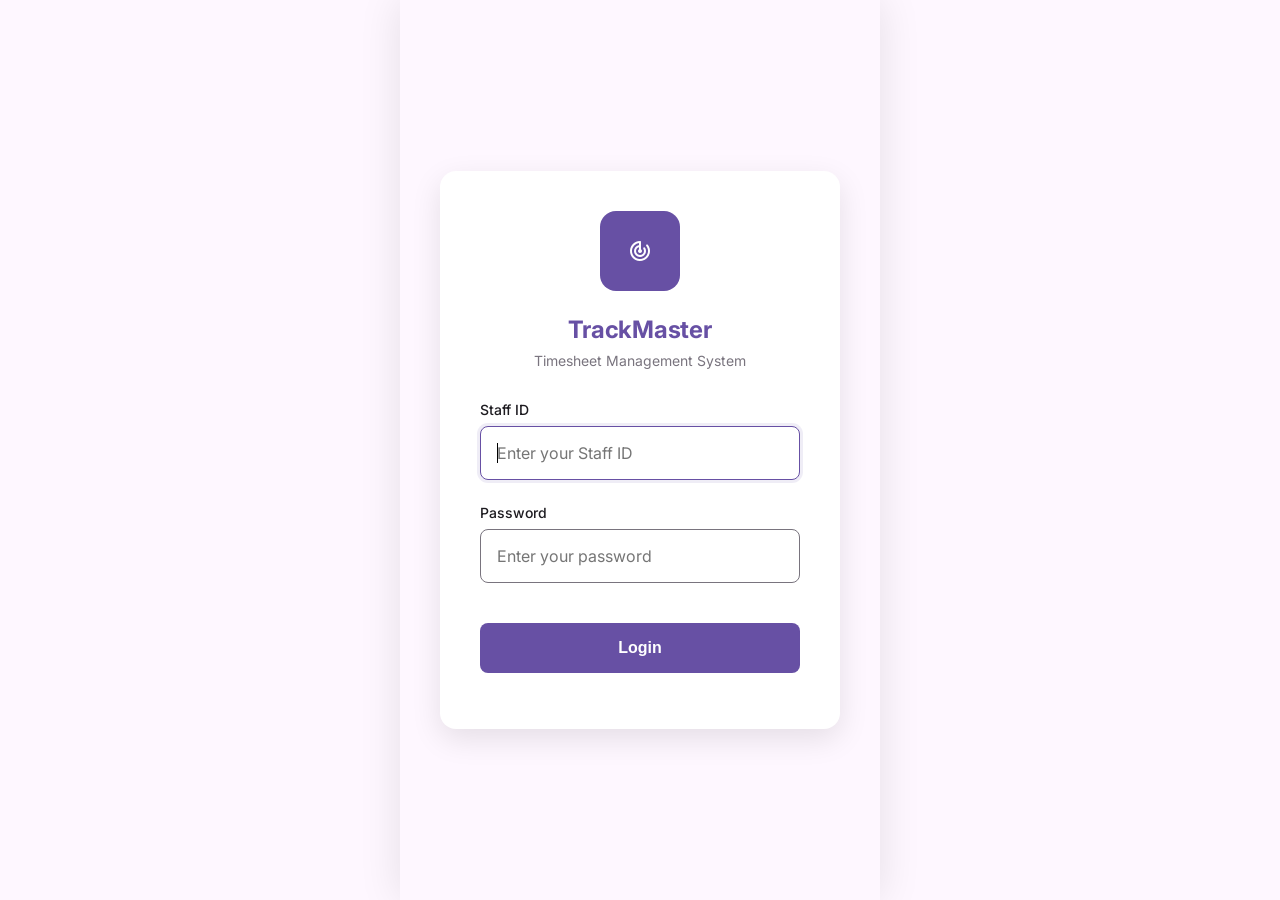
<file: newactivity.html>
<!DOCTYPE html>
<html lang="en">
<head>
  <meta charset="UTF-8">
  <meta name="viewport" content="width=device-width, initial-scale=1.0, maximum-scale=1.0, user-scalable=no">
  <meta name="theme-color" content="#6750A4">
  <link rel="preconnect" href="https://fonts.googleapis.com">
  <link rel="preconnect" href="https://fonts.gstatic.com" crossorigin>
  <link href="https://fonts.googleapis.com/css2?family=Inter:wght@300;400;500;600;700&display=swap" rel="stylesheet">
  <link href="https://fonts.googleapis.com/icon?family=Material+Icons+Round" rel="stylesheet">
  <link rel="stylesheet" href="style.css">
  <style>
    .container { height: calc(100vh - 64px); overflow-y: auto; padding: var(--spacing-lg); -webkit-overflow-scrolling: touch; }
    .image-upload-grid { display: grid; grid-template-columns: repeat(3, 1fr); gap: var(--spacing-sm); margin-top: var(--spacing-md); }
    .image-upload-item { aspect-ratio: 1; border: 2px dashed var(--outline); border-radius: var(--radius-sm); display: flex; align-items: center; justify-content: center; cursor: pointer; position: relative; overflow: hidden; background: var(--surface-container); }
    .image-upload-item.add { color: var(--outline); flex-direction: column; gap: var(--spacing-sm); }
    .image-preview { width: 100%; height: 100%; object-fit: cover; }
    .image-remove { position: absolute; top: 4px; right: 4px; width: 24px; height: 24px; border-radius: 50%; background: rgba(0,0,0,0.5); color: white; border: none; cursor: pointer; }
    .location-info { display: flex; align-items: center; gap: var(--spacing-md); margin-top: var(--spacing-md); padding: var(--spacing-md); background: var(--surface-container); border-radius: var(--radius-sm); }
    .selected-team { display: flex; flex-wrap: wrap; gap: var(--spacing-sm); margin-top: var(--spacing-md); }
    .team-chip { background: var(--primary-light); color: var(--primary); padding: var(--spacing-sm) var(--spacing-md); border-radius: 20px; font-size: 12px; }
    .button-group { display: flex; gap: var(--spacing-md); margin-top: var(--spacing-xl); }
    .modal { position: fixed; top: 0; left: 0; right: 0; bottom: 0; background: rgba(0,0,0,0.5); z-index: 2000; display: flex; align-items: center; justify-content: center; }
    .modal-content { background: white; border-radius: var(--radius-lg); width: 90%; max-width: 400px; max-height: 80vh; display: flex; flex-direction: column; }
    .modal-header { padding: var(--spacing-lg); border-bottom: 1px solid var(--outline); display: flex; justify-content: space-between; }
    .modal-body { padding: var(--spacing-lg); overflow-y: auto; }
    .modal-footer { padding: var(--spacing-lg); border-top: 1px solid var(--outline); }
    .team-checkbox-item { display: flex; align-items: center; gap: var(--spacing-md); padding: var(--spacing-md); border-bottom: 1px solid var(--outline); cursor: pointer; }
    @media (prefers-color-scheme: dark) { .modal-content { background: #2D2B30; } }
  </style>
  <script src="api.js"></script>
</head>
<body>
  <div class="app-bar">
    <div class="app-title" id="pageTitle">New Activity</div>
    <button class="icon-button" onclick="goBack()"><span class="material-icons-round">close</span></button>
  </div>
  <div class="container">
    <div class="form-card card">
      <div class="form-group"><label class="form-label required">Date of Activity</label><input type="date" class="form-input" id="activityDate" required></div>
      <div class="form-group"><label class="form-label required">Description of Activity</label><textarea class="form-input" id="description" placeholder="Describe your activity..." rows="4" required></textarea></div>
      <div class="image-upload-section"><label class="form-label">Activity Images (Max 6)</label><div class="image-upload-grid" id="imageGrid"><div class="image-upload-item add" onclick="openImageSource()"><span class="material-icons-round">add_photo_alternate</span><span style="font-size:12px;">Add Photo</span></div></div></div>
      <div class="location-section"><label class="form-label">Location</label><button class="btn btn-secondary" onclick="getLocation()" type="button" style="width:100%;"><span class="material-icons-round">location_on</span> Get Current Location</button><div class="location-info" id="locationInfo" style="display:none;"><span class="material-icons-round">location_on</span><div class="location-text" id="locationText"></div><button class="icon-button" onclick="clearLocation()"><span class="material-icons-round">close</span></button></div></div>
      <div class="form-group"><label class="form-label">Activity Team Member</label><button class="btn btn-secondary" onclick="showTeamSelector()" type="button" style="width:100%;"><span class="material-icons-round">group_add</span> Select Team Members</button><div class="selected-team" id="selectedTeam"></div></div>
      <div class="form-group"><label class="form-label">Submitted By</label><input type="text" class="form-input" id="submittedByName" readonly></div>
      <div class="button-group"><button class="btn btn-secondary btn-full" onclick="cancelActivity()">Cancel</button><button class="btn btn-primary btn-full" onclick="saveActivity()">Save Activity</button></div>
    </div>
  </div>
  <div class="loading-overlay" id="loading"><div class="spinner"></div><div id="loadingText">Saving...</div></div>
  <div class="toast-container" id="toastContainer"></div>
  <script>
    const state = { images: [], location: null, currentUser: null, selectedTeamMembers: [], allTeamMembers: [], editId: null };
    
    async function init() {
      const savedUser = localStorage.getItem('trackmaster_user');
      if (savedUser) { try { const userData = JSON.parse(savedUser); if (Date.now() < userData.expiry) state.currentUser = userData; } catch (e) {} }
      if (!state.currentUser) { window.location.href = 'login.html'; return; }
      state.selectedTeamMembers = [state.currentUser.staffId];
      document.getElementById('submittedByName').value = state.currentUser.name;
      await loadTeamMembers();
      const urlParams = new URLSearchParams(window.location.search);
      state.editId = urlParams.get('edit');
      if (state.editId) { document.getElementById('pageTitle').textContent = 'Edit Activity'; await loadActivityForEdit(state.editId); }
      else { document.getElementById('activityDate').value = new Date().toISOString().split('T')[0]; }
    }
    
    async function loadTeamMembers() { try { const result = await API.getTeamMembers(); if (result.success) state.allTeamMembers = result.members; } catch (error) { console.error('Error loading team members:', error); } }
    
    async function loadActivityForEdit(rowId) {
      try {
        const result = await API.getUserActivities(state.currentUser.staffId, 'all');
        if (result.success) {
          const activity = result.activities.find(a => a.rowId === rowId);
          if (activity) {
            document.getElementById('activityDate').value = activity.date;
            document.getElementById('description').value = activity.description;
            if (activity.location) { state.location = activity.location; document.getElementById('locationText').textContent = activity.location; document.getElementById('locationInfo').style.display = 'flex'; }
            if (activity.images?.length) { state.images = activity.images; renderImageGrid(); }
            if (activity.teamMembers?.length) { state.selectedTeamMembers = activity.teamMembers; updateSelectedTeamDisplay(); }
          }
        }
      } catch (error) { showToast('Error loading activity', 'error'); }
    }
    
    function showTeamSelector() {
      if (!state.allTeamMembers.length) return;
      const modal = document.createElement('div'); modal.className = 'modal'; modal.id = 'teamModal';
      modal.innerHTML = `<div class="modal-content"><div class="modal-header"><h3>Select Team Members</h3><button class="icon-button" onclick="closeTeamModal()"><span class="material-icons-round">close</span></button></div><div class="modal-body">${state.allTeamMembers.map(m => `<div class="team-checkbox-item" onclick="toggleMember('${m.staffId}')"><input type="checkbox" id="member_${m.staffId}" value="${m.staffId}" ${state.selectedTeamMembers.includes(m.staffId)?'checked':''}><label for="member_${m.staffId}"><strong>${escapeHtml(m.name)}</strong><br><small>${escapeHtml(m.designation||'Team Member')}</small></label></div>`).join('')}</div><div class="modal-footer"><button class="btn btn-primary btn-full" onclick="confirmTeamSelection()">Done</button></div></div>`;
      document.body.appendChild(modal);
    }
    
    function toggleMember(staffId) { const checkbox = document.getElementById(`member_${staffId}`); if (checkbox) checkbox.checked = !checkbox.checked; }
    function closeTeamModal() { document.getElementById('teamModal')?.remove(); }
    function confirmTeamSelection() { const checkboxes = document.querySelectorAll('#teamModal input:checked'); state.selectedTeamMembers = Array.from(checkboxes).map(cb => cb.value); updateSelectedTeamDisplay(); closeTeamModal(); }
    function updateSelectedTeamDisplay() {
      const selectedDiv = document.getElementById('selectedTeam');
      if (state.selectedTeamMembers.length) {
        const names = state.allTeamMembers.filter(m => state.selectedTeamMembers.includes(m.staffId)).map(m => m.name);
        selectedDiv.innerHTML = names.map(n => `<span class="team-chip">${escapeHtml(n)}</span>`).join('');
      } else { selectedDiv.innerHTML = ''; }
    }
    
    function openImageSource() {
      if (state.images.length >= 6) { showToast('Maximum 6 images allowed', 'warning'); return; }
      const input = document.createElement('input'); input.type = 'file'; input.accept = 'image/*'; input.multiple = true;
      input.onchange = (e) => { Array.from(e.target.files).forEach(file => { if (state.images.length >= 6) return; const reader = new FileReader(); reader.onload = (event) => { state.images.push(event.target.result); renderImageGrid(); }; reader.readAsDataURL(file); }); };
      input.click();
    }
    
    function renderImageGrid() {
      const grid = document.getElementById('imageGrid');
      let html = state.images.map((img,i) => `<div class="image-upload-item"><img src="${img}" class="image-preview"><button class="image-remove" onclick="removeImage(${i})">✕</button></div>`).join('');
      if (state.images.length < 6) html += '<div class="image-upload-item add" onclick="openImageSource()"><span class="material-icons-round">add_photo_alternate</span><span>Add Photo</span></div>';
      grid.innerHTML = html;
    }
    
    function removeImage(index) { state.images.splice(index, 1); renderImageGrid(); }
    
    function getLocation() {
      if (!navigator.geolocation) { showToast('Geolocation not supported', 'error'); return; }
      navigator.geolocation.getCurrentPosition(
        (position) => { state.location = `${position.coords.latitude.toFixed(6)},${position.coords.longitude.toFixed(6)}`; document.getElementById('locationText').textContent = `Lat: ${position.coords.latitude.toFixed(6)}, Lng: ${position.coords.longitude.toFixed(6)}`; document.getElementById('locationInfo').style.display = 'flex'; },
        () => showToast('Could not get location', 'error')
      );
    }
    
    function clearLocation() { state.location = null; document.getElementById('locationInfo').style.display = 'none'; }
    
    async function saveActivity() {
      const date = document.getElementById('activityDate').value;
      const description = document.getElementById('description').value.trim();
      if (!date || !description) { showToast('Please fill required fields', 'error'); return; }
      const activityData = { date, description, images: state.images, location: state.location, teamMembers: state.selectedTeamMembers, submittedBy: state.currentUser.staffId };
      document.getElementById('loading').style.display = 'flex';
      try {
        const result = state.editId ? await API.updateActivity(state.editId, activityData) : await API.saveActivity(activityData);
        if (result.success) { showToast(state.editId ? 'Activity updated!' : 'Activity saved!', 'success'); setTimeout(() => window.location.href = 'index.html', 1000); }
        else { showToast(result.message || 'Error saving activity', 'error'); }
      } catch (error) { showToast('Error saving activity', 'error'); } finally { document.getElementById('loading').style.display = 'none'; }
    }
    
    function cancelActivity() { if (confirm('Discard changes?')) window.location.href = 'index.html'; }
    function goBack() { cancelActivity(); }
    function escapeHtml(unsafe) { if (!unsafe) return ''; return String(unsafe).replace(/[&<>"']/g, m => ({'&':'&amp;','<':'&lt;','>':'&gt;','"':'&quot;',"'":'&#039;'})[m]); }
    function showToast(message, type) { const toast = document.createElement('div'); toast.className = `toast ${type}`; toast.textContent = message; document.getElementById('toastContainer').appendChild(toast); setTimeout(() => toast.remove(), 3000); }
    window.onload = init;
  </script>
</body>
</html>
</file>
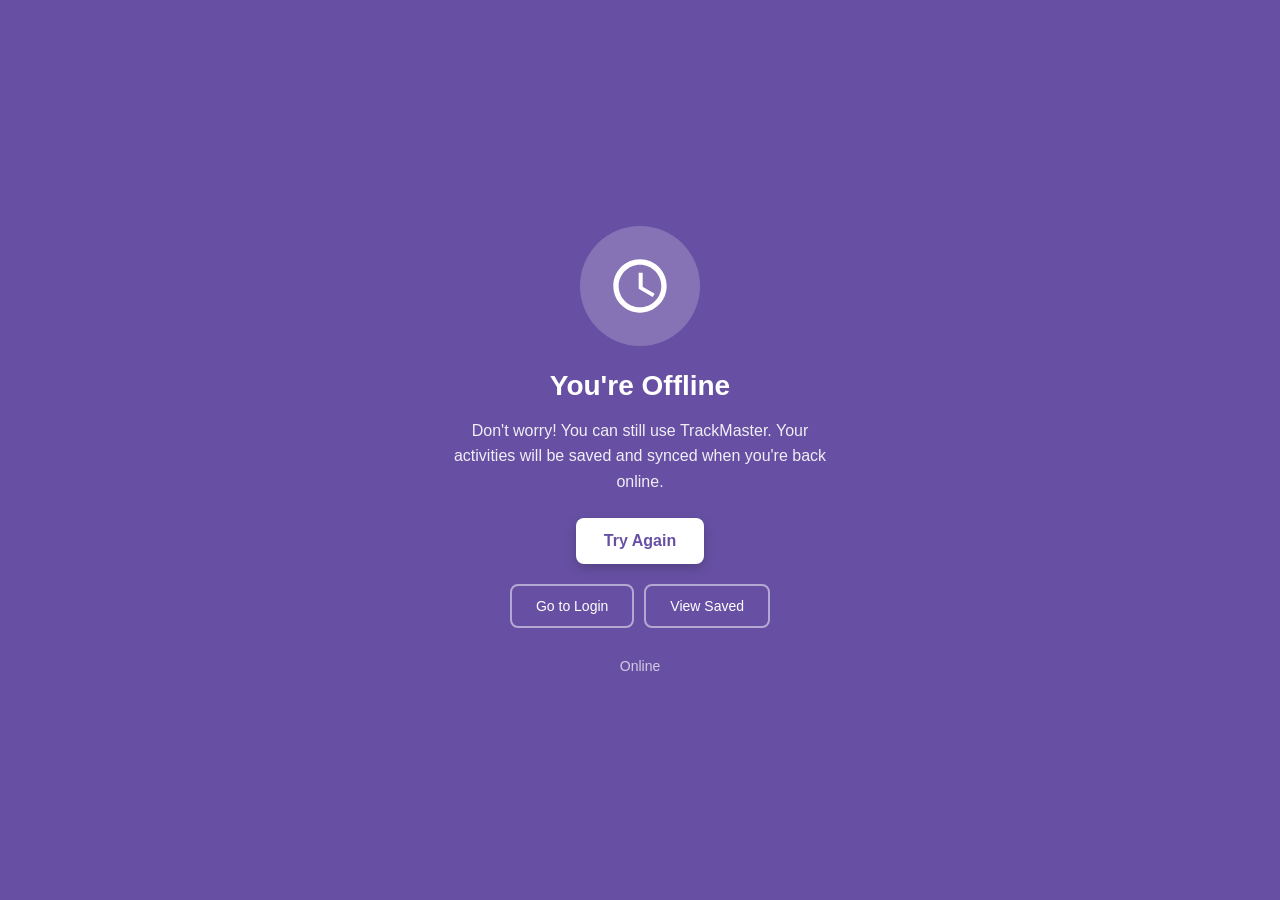
<file: offline.html>
<!DOCTYPE html>
<html lang="en">
<head>
  <meta charset="UTF-8">
  <meta name="viewport" content="width=device-width, initial-scale=1.0">
  <meta name="theme-color" content="#6750A4">
  <title>Offline - TrackMaster</title>
  <style>
    * {
      margin: 0;
      padding: 0;
      box-sizing: border-box;
    }
    
    body {
      font-family: 'Inter', -apple-system, BlinkMacSystemFont, sans-serif;
      background: #6750A4;
      color: white;
      height: 100vh;
      display: flex;
      align-items: center;
      justify-content: center;
      text-align: center;
      padding: 20px;
    }
    
    .offline-container {
      max-width: 400px;
    }
    
    .icon {
      font-size: 64px;
      margin-bottom: 24px;
      background: rgba(255,255,255,0.2);
      width: 120px;
      height: 120px;
      border-radius: 60px;
      display: flex;
      align-items: center;
      justify-content: center;
      margin: 0 auto 24px;
    }
    
    h1 {
      margin-bottom: 16px;
      font-size: 28px;
    }
    
    p {
      margin-bottom: 24px;
      opacity: 0.9;
      line-height: 1.6;
    }
    
    .retry-btn {
      background: white;
      color: #6750A4;
      border: none;
      padding: 14px 28px;
      border-radius: 8px;
      font-size: 16px;
      font-weight: 600;
      cursor: pointer;
      transition: all 0.3s;
      margin-bottom: 20px;
      box-shadow: 0 4px 12px rgba(0,0,0,0.2);
    }
    
    .retry-btn:hover {
      transform: translateY(-2px);
      box-shadow: 0 6px 16px rgba(0,0,0,0.3);
    }
    
    .retry-btn:active {
      transform: translateY(0);
    }
    
    .offline-actions {
      display: flex;
      gap: 10px;
      justify-content: center;
    }
    
    .secondary-btn {
      background: transparent;
      color: white;
      border: 2px solid rgba(255,255,255,0.5);
      padding: 12px 24px;
      border-radius: 8px;
      font-size: 14px;
      font-weight: 500;
      cursor: pointer;
      transition: all 0.3s;
    }
    
    .secondary-btn:hover {
      border-color: white;
    }
    
    .status {
      margin-top: 30px;
      font-size: 14px;
      opacity: 0.7;
    }
    
    @media (prefers-color-scheme: dark) {
      body {
        background: #1D1B20;
      }
    }
  </style>
</head>
<body>
  <div class="offline-container">
    <div class="icon">
      <svg width="64" height="64" viewBox="0 0 24 24" fill="none" xmlns="http://www.w3.org/2000/svg">
        <path d="M12 2C6.48 2 2 6.48 2 12s4.48 10 10 10 10-4.48 10-10S17.52 2 12 2zm0 18c-4.41 0-8-3.59-8-8s3.59-8 8-8 8 3.59 8 8-3.59 8-8 8zm-.5-13v6l5.25 3.15.75-1.23-4.5-2.67V7z" fill="white"/>
      </svg>
    </div>
    
    <h1>You're Offline</h1>
    
    <p>Don't worry! You can still use TrackMaster. Your activities will be saved and synced when you're back online.</p>
    
    <button class="retry-btn" onclick="retryConnection()">
      Try Again
    </button>
    
    <div class="offline-actions">
      <button class="secondary-btn" onclick="goToLogin()">
        Go to Login
      </button>
      
      <button class="secondary-btn" onclick="viewCached()">
        View Saved
      </button>
    </div>
    
    <div class="status" id="status">
      Checking connection...
    </div>
  </div>
  
  <script>
    function retryConnection() {
      document.getElementById('status').textContent = 'Attempting to reconnect...';
      
      if (navigator.onLine) {
        window.location.href = 'index.html';
      } else {
        setTimeout(() => {
          document.getElementById('status').textContent = 'Still offline. Please check your connection.';
        }, 2000);
      }
    }
    
    function goToLogin() {
      window.location.href = 'login.html';
    }
    
    function viewCached() {
      // Try to load from cache
      if ('caches' in window) {
        caches.match('/index.html').then(response => {
          if (response) {
            window.location.href = 'index.html';
          } else {
            alert('No cached version found. Please go to login.');
            window.location.href = 'login.html';
          }
        });
      } else {
        window.location.href = 'login.html';
      }
    }
    
    // Check connection periodically
    setInterval(() => {
      if (navigator.onLine) {
        document.getElementById('status').textContent = 'Connection restored! Redirecting...';
        setTimeout(() => {
          window.location.href = 'index.html';
        }, 1000);
      } else {
        document.getElementById('status').textContent = 'You are offline';
      }
    }, 3000);
    
    // Initial status
    document.getElementById('status').textContent = navigator.onLine ? 'Online' : 'Offline';
  </script>
</body>
</html>
</file>
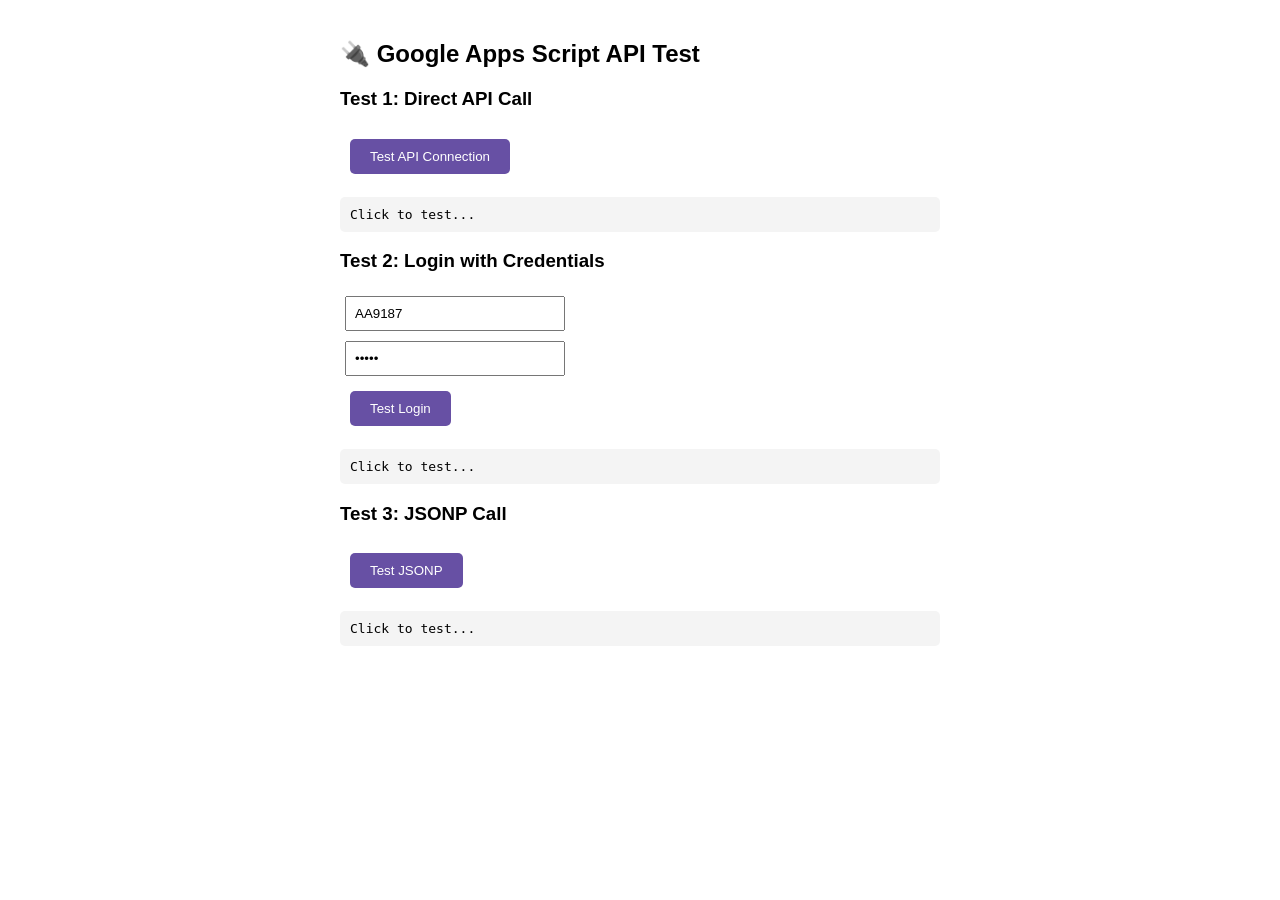
<file: testapi.html>
<!DOCTYPE html>
<html>
<head>
    <title>API Test</title>
    <style>
        body { font-family: Arial; padding: 20px; max-width: 600px; margin: 0 auto; }
        button { padding: 10px 20px; margin: 10px; cursor: pointer; background: #6750A4; color: white; border: none; border-radius: 5px; }
        pre { background: #f4f4f4; padding: 10px; border-radius: 5px; overflow: auto; }
        .success { color: green; }
        .error { color: red; }
        input { padding: 8px; margin: 5px; width: 200px; }
    </style>
</head>
<body>
    <h2>🔌 Google Apps Script API Test</h2>
    
    <div>
        <h3>Test 1: Direct API Call</h3>
        <button onclick="testDirectAPI()">Test API Connection</button>
        <pre id="result1">Click to test...</pre>
    </div>
    
    <div>
        <h3>Test 2: Login with Credentials</h3>
        <input type="text" id="testUsername" placeholder="Username" value="AA9187"><br>
        <input type="password" id="testPassword" placeholder="Password" value="A1234"><br>
        <button onclick="testLogin()">Test Login</button>
        <pre id="result2">Click to test...</pre>
    </div>
    
    <div>
        <h3>Test 3: JSONP Call</h3>
        <button onclick="testJSONP()">Test JSONP</button>
        <pre id="result3">Click to test...</pre>
    </div>

    <script>
        const SCRIPT_URL = 'https://script.google.com/macros/s/AKfycbwWG8EWnMyUpeoCM6icQfWTydClu9HOi9dNPn3cibwtMSRLtM9XXBJ16Vp1KF_5qcVzmg/exec';
        
        function testDirectAPI() {
            const result = document.getElementById('result1');
            result.textContent = 'Testing...';
            
            fetch(SCRIPT_URL + '?action=test')
                .then(response => response.text())
                .then(text => {
                    result.textContent = 'Response: ' + text;
                })
                .catch(error => {
                    result.textContent = 'Error: ' + error.message;
                });
        }
        
        function testLogin() {
            const username = document.getElementById('testUsername').value;
            const password = document.getElementById('testPassword').value;
            const result = document.getElementById('result2');
            
            result.textContent = 'Testing login...';
            
            // Try JSONP approach
            const callbackName = 'test_callback_' + Date.now();
            
            window[callbackName] = function(data) {
                result.textContent = 'Success! Response:\n' + JSON.stringify(data, null, 2);
                delete window[callbackName];
                document.body.removeChild(script);
            };
            
            const script = document.createElement('script');
            script.src = SCRIPT_URL + '?action=login&username=' + encodeURIComponent(username) + '&password=' + encodeURIComponent(password) + '&callback=' + callbackName;
            
            script.onerror = function() {
                result.textContent = 'Error: Failed to load script';
                delete window[callbackName];
                document.body.removeChild(script);
            };
            
            document.body.appendChild(script);
            
            // Timeout
            setTimeout(() => {
                if (window[callbackName]) {
                    result.textContent = 'Error: Timeout - no response';
                    delete window[callbackName];
                    document.body.removeChild(script);
                }
            }, 10000);
        }
        
        function testJSONP() {
            const result = document.getElementById('result3');
            result.textContent = 'Testing JSONP...';
            
            const callbackName = 'jsonp_test_' + Date.now();
            
            window[callbackName] = function(data) {
                result.textContent = 'JSONP Success! Response:\n' + JSON.stringify(data, null, 2);
                delete window[callbackName];
                document.body.removeChild(script);
            };
            
            const script = document.createElement('script');
            script.src = SCRIPT_URL + '?action=getTeam&callback=' + callbackName;
            
            script.onerror = function() {
                result.textContent = 'Error: JSONP failed';
                delete window[callbackName];
                document.body.removeChild(script);
            };
            
            document.body.appendChild(script);
        }
    </script>
</body>
</html>
</file>
<file: style.css>
/* style.css - Complete optimized version for TrackMaster */

:root {
  /* Colors */
  --primary: #6750A4;
  --primary-light: #EADDFF;
  --primary-container: #EADDFF;
  --on-primary: #FFFFFF;
  --secondary: #0D904F;
  --danger: #DC3545;
  --warning: #FFC107;
  --info: #17A2B8;
  --light: #F8F9FA;
  --surface: #FEF7FF;
  --surface-container: #F3EDF7;
  --on-surface: #1D1B20;
  --outline: #79747E;
  --error: #B3261E;
  --success: #0D904F;
  --gray: #6C757D;
  --gray-light: #E9ECEF;
  --white: #FFFFFF;
  --dark: #212529;
  
  /* Shadows */
  --shadow: 0 2px 8px rgba(0,0,0,0.1);
  --shadow-1: 0 1px 2px rgba(0,0,0,0.05);
  --shadow-2: 0 4px 6px rgba(0,0,0,0.07);
  --shadow-3: 0 10px 15px rgba(0,0,0,0.1);
  --shadow-4: 0 20px 25px rgba(0,0,0,0.15);
  
  /* Border Radius */
  --radius-xs: 4px;
  --radius-sm: 8px;
  --radius-md: 12px;
  --radius-lg: 16px;
  --radius-xl: 24px;
  --radius-full: 999px;
  
  /* Spacing */
  --spacing-xs: 4px;
  --spacing-sm: 8px;
  --spacing-md: 12px;
  --spacing-lg: 16px;
  --spacing-xl: 24px;
  --spacing-2xl: 32px;
  --spacing-3xl: 40px;
  --spacing-4xl: 48px;
  
  /* Layout */
  --header-height: 64px;
  --safe-top: env(safe-area-inset-top, 0px);
  --safe-bottom: env(safe-area-inset-bottom, 0px);
  --safe-left: env(safe-area-inset-left, 0px);
  --safe-right: env(safe-area-inset-right, 0px);
}

/* Reset & Base Styles */
* {
  margin: 0;
  padding: 0;
  box-sizing: border-box;
  -webkit-tap-highlight-color: transparent;
}

html, body {
  width: 100%;
  height: 100%;
  overflow: hidden;
  font-family: 'Inter', -apple-system, BlinkMacSystemFont, sans-serif;
  background: var(--surface);
  color: var(--on-surface);
  -webkit-font-smoothing: antialiased;
  -moz-osx-font-smoothing: grayscale;
  overscroll-behavior: none;
}

/* App Container */
#app {
  width: 100%;
  height: 100%;
  position: relative;
  overflow: hidden;
}

/* App Shell */
.app-shell {
  width: 100%;
  height: 100%;
  display: flex;
  flex-direction: column;
}

/* App Bar */
.app-bar {
  background: var(--primary);
  color: var(--on-primary);
  padding: var(--spacing-md) var(--spacing-lg);
  padding-top: calc(var(--spacing-md) + var(--safe-top));
  display: flex;
  justify-content: space-between;
  align-items: center;
  z-index: 1000;
  position: relative;
  box-shadow: var(--shadow-1);
}

.app-bar-content {
  display: flex;
  align-items: center;
  gap: var(--spacing-md);
  flex: 1;
}

.app-title {
  font-size: 20px;
  font-weight: 600;
  letter-spacing: -0.25px;
}

.app-actions {
  display: flex;
  align-items: center;
  gap: var(--spacing-sm);
}

/* Icons */
.material-icons-round {
  font-family: 'Material Icons Round';
  font-weight: normal;
  font-style: normal;
  font-size: 24px;
  line-height: 1;
  letter-spacing: normal;
  text-transform: none;
  display: inline-block;
  white-space: nowrap;
  word-wrap: normal;
  direction: ltr;
  -webkit-font-feature-settings: 'liga';
  -webkit-font-smoothing: antialiased;
}

/* Icon Button */
.icon-button {
  width: 40px;
  height: 40px;
  border-radius: var(--radius-full);
  background: transparent;
  border: none;
  color: inherit;
  display: flex;
  align-items: center;
  justify-content: center;
  cursor: pointer;
  transition: background-color 0.2s;
  position: relative;
}

.icon-button:active {
  background: rgba(255, 255, 255, 0.1);
}

.icon-button.badge::after {
  content: '';
  position: absolute;
  top: 8px;
  right: 8px;
  width: 8px;
  height: 8px;
  border-radius: var(--radius-full);
  background: var(--error);
  border: 2px solid var(--primary);
}

/* Main Content */
.main-content {
  flex: 1;
  overflow: hidden;
  position: relative;
}

.page-container {
  width: 100%;
  height: 100%;
  position: absolute;
  top: 0;
  left: 0;
  overflow-x: hidden;
  overflow-y: auto;
  -webkit-overflow-scrolling: touch;
  padding-bottom: calc(80px + var(--safe-bottom));
}

.page {
  width: 100%;
  min-height: 100%;
  padding: var(--spacing-lg);
}

/* Bottom Navigation */
.bottom-nav {
  background: rgba(255, 255, 255, 0.95);
  backdrop-filter: blur(20px);
  -webkit-backdrop-filter: blur(20px);
  border-top: 1px solid rgba(0, 0, 0, 0.1);
  display: flex;
  justify-content: space-around;
  padding: var(--spacing-sm) var(--spacing-xs);
  padding-bottom: calc(var(--spacing-sm) + var(--safe-bottom));
  position: fixed;
  bottom: 0;
  left: 0;
  right: 0;
  z-index: 1000;
}

.nav-item {
  display: flex;
  flex-direction: column;
  align-items: center;
  gap: var(--spacing-xs);
  color: var(--outline);
  text-decoration: none;
  padding: var(--spacing-sm);
  border-radius: var(--radius-lg);
  transition: all 0.2s;
  flex: 1;
  max-width: 80px;
  cursor: pointer;
}

.nav-item.active {
  color: var(--primary);
  background: var(--primary-container);
}

.nav-icon {
  font-size: 24px;
  width: 24px;
  height: 24px;
  display: flex;
  align-items: center;
  justify-content: center;
}

.nav-label {
  font-size: 11px;
  font-weight: 500;
  letter-spacing: 0.5px;
}

/* Floating Action Button */
.fab {
  position: fixed;
  bottom: calc(80px + var(--safe-bottom));
  right: var(--spacing-lg);
  width: 56px;
  height: 56px;
  border-radius: var(--radius-xl);
  background: var(--primary);
  color: var(--on-primary);
  border: none;
  box-shadow: var(--shadow-3);
  display: flex;
  align-items: center;
  justify-content: center;
  cursor: pointer;
  z-index: 999;
  transition: all 0.2s;
}

.fab:active {
  transform: scale(0.95);
  box-shadow: var(--shadow-2);
}

/* Buttons */
.btn {
  padding: var(--spacing-md) var(--spacing-xl);
  border-radius: var(--radius-sm);
  border: none;
  font-size: 16px;
  font-weight: 600;
  font-family: inherit;
  cursor: pointer;
  transition: all 0.2s;
  display: inline-flex;
  align-items: center;
  justify-content: center;
  gap: var(--spacing-sm);
}

.btn-primary {
  background: var(--primary);
  color: var(--on-primary);
}

.btn-primary:hover {
  background: #5A4790;
  transform: translateY(-2px);
  box-shadow: 0 4px 12px rgba(103, 80, 164, 0.3);
}

.btn-primary:active {
  background: #5A4790;
  transform: scale(0.98);
}

.btn-secondary {
  background: var(--surface-container);
  color: var(--on-surface);
  border: 1px solid var(--outline);
}

.btn-secondary:active {
  background: var(--surface);
  transform: scale(0.98);
}

.btn-full {
  width: 100%;
}

/* Cards */
.card {
  background: white;
  border-radius: var(--radius-md);
  padding: var(--spacing-lg);
  margin-bottom: var(--spacing-lg);
  box-shadow: var(--shadow-1);
  border: 1px solid rgba(0, 0, 0, 0.05);
}

.card-header {
  display: flex;
  justify-content: space-between;
  align-items: center;
  margin-bottom: var(--spacing-md);
}

.card-title {
  font-size: 16px;
  font-weight: 600;
  color: var(--primary);
  display: flex;
  align-items: center;
  gap: var(--spacing-sm);
}

/* Forms */
.form-group {
  margin-bottom: var(--spacing-lg);
}

.form-label {
  display: block;
  margin-bottom: var(--spacing-sm);
  font-weight: 500;
  font-size: 14px;
}

.form-label.required::after {
  content: '*';
  color: var(--danger);
  margin-left: 4px;
}

.form-input {
  width: 100%;
  padding: var(--spacing-md);
  border: 1px solid var(--gray-light);
  border-radius: var(--radius-sm);
  font-size: 14px;
  font-family: inherit;
  background: var(--white);
  transition: border-color 0.2s;
}

.form-input:focus {
  outline: none;
  border-color: var(--primary);
  box-shadow: 0 0 0 3px rgba(103, 80, 164, 0.1);
}

select.form-input {
  appearance: none;
  background-image: url("data:image/svg+xml,%3Csvg xmlns='http://www.w3.org/2000/svg' width='16' height='16' viewBox='0 0 24 24' fill='none' stroke='%236C757D' stroke-width='2' stroke-linecap='round' stroke-linejoin='round'%3E%3Cpolyline points='6 9 12 15 18 9'%3E%3C/polyline%3E%3C/svg%3E");
  background-repeat: no-repeat;
  background-position: right 12px center;
  background-size: 16px;
  padding-right: 40px;
}

textarea.form-input {
  min-height: 100px;
  resize: vertical;
}

/* Stats Grid */
.stats-grid {
  display: grid;
  grid-template-columns: repeat(2, 1fr);
  gap: var(--spacing-md);
}

.stat-card {
  background: var(--surface-container);
  border-radius: var(--radius-sm);
  padding: var(--spacing-lg);
  text-align: center;
}

.stat-value {
  font-size: 24px;
  font-weight: 700;
  color: var(--primary);
  line-height: 1;
  margin-bottom: var(--spacing-xs);
}

.stat-label {
  font-size: 12px;
  color: var(--outline);
  font-weight: 500;
}

/* Activity List */
.activity-list {
  display: flex;
  flex-direction: column;
  gap: var(--spacing-md);
}

.activity-item {
  background: white;
  border-radius: var(--radius-md);
  padding: var(--spacing-lg);
  border-left: 4px solid var(--primary);
  box-shadow: var(--shadow-1);
  transition: transform 0.2s;
  cursor: pointer;
}

.activity-item:active {
  transform: scale(0.98);
}

.activity-item.pending {
  border-left-color: var(--warning);
}

.activity-item.holiday {
  border-left-color: var(--success);
  background: rgba(13, 144, 79, 0.05);
}

.activity-header {
  display: flex;
  justify-content: space-between;
  align-items: center;
  margin-bottom: var(--spacing-sm);
}

.activity-date {
  font-weight: 600;
  color: var(--primary);
  font-size: 15px;
}

.activity-day {
  font-size: 12px;
  color: var(--outline);
  background: var(--surface-container);
  padding: 2px 8px;
  border-radius: var(--radius-full);
}

.activity-description {
  font-size: 14px;
  line-height: 1.4;
  color: var(--on-surface);
  margin-bottom: var(--spacing-sm);
}

.activity-meta {
  display: flex;
  gap: var(--spacing-md);
  font-size: 12px;
  color: var(--outline);
}

.activity-meta-item {
  display: flex;
  align-items: center;
  gap: 4px;
}

/* Team Grid */
.team-grid {
  display: grid;
  grid-template-columns: 1fr;
  gap: var(--spacing-md);
}

.team-member {
  background: var(--surface-container);
  border-radius: var(--radius-md);
  padding: var(--spacing-lg);
  cursor: pointer;
  transition: transform 0.2s;
}

.team-member:active {
  transform: scale(0.98);
}

.member-header {
  display: flex;
  align-items: center;
  gap: var(--spacing-md);
  margin-bottom: var(--spacing-md);
}

.member-avatar {
  width: 48px;
  height: 48px;
  border-radius: var(--radius-full);
  background: var(--primary);
  color: white;
  display: flex;
  align-items: center;
  justify-content: center;
  font-weight: 600;
  font-size: 18px;
}

.member-info h4 {
  font-size: 16px;
  margin-bottom: 4px;
}

.member-role {
  font-size: 12px;
  color: var(--outline);
}

.member-id {
  font-size: 12px;
  color: var(--primary);
  font-weight: 600;
  margin-bottom: 4px;
}

.member-contact {
  font-size: 12px;
  color: var(--outline);
}

/* Report Types */
.report-types {
  display: flex;
  flex-direction: column;
  gap: 12px;
  margin-bottom: 24px;
}

.report-type-card {
  background: var(--surface-container);
  border-radius: 16px;
  padding: 20px;
  display: flex;
  align-items: center;
  gap: 16px;
  cursor: pointer;
  transition: all 0.2s;
  border: 2px solid transparent;
  box-shadow: var(--shadow-1);
}

.report-type-card.selected {
  border-color: var(--primary);
  background: var(--primary-light);
}

.report-icon {
  width: 48px;
  height: 48px;
  border-radius: 12px;
  background: white;
  color: var(--primary);
  display: flex;
  align-items: center;
  justify-content: center;
  font-size: 24px;
  box-shadow: var(--shadow-1);
}

.report-type-card.selected .report-icon {
  background: var(--primary);
  color: white;
}

.report-text {
  flex: 1;
}

.report-title {
  font-size: 16px;
  font-weight: 600;
  color: var(--on-surface);
  margin-bottom: 4px;
}

.report-desc {
  font-size: 13px;
  color: var(--outline);
  line-height: 1.4;
}

.report-type-card.selected .report-title {
  color: var(--primary);
}

.report-type-card.selected .report-desc {
  color: var(--primary);
  opacity: 0.8;
}

/* Date Range */
.date-range {
  display: grid;
  grid-template-columns: 1fr 1fr;
  gap: 12px;
}

/* Format Options */
.format-options {
  display: flex;
  gap: 12px;
}

.format-option {
  flex: 1;
  padding: 12px;
  border: 2px solid var(--outline);
  border-radius: 8px;
  text-align: center;
  cursor: pointer;
  transition: all 0.2s;
}

.format-option:hover {
  border-color: var(--primary-light);
}

.format-option.selected {
  border-color: var(--primary);
  background: var(--primary-light);
}

.format-icon {
  font-size: 24px;
  margin-bottom: 8px;
  color: var(--outline);
}

.format-option.selected .format-icon {
  color: var(--primary);
}

.format-name {
  font-size: 12px;
  font-weight: 500;
}

/* Report Preview */
.report-preview {
  background: var(--surface-container);
  border-radius: var(--radius-md);
  padding: 20px;
  margin-bottom: 24px;
}

.preview-header {
  display: flex;
  justify-content: space-between;
  align-items: center;
  margin-bottom: 16px;
}

.preview-header h3 {
  font-size: 16px;
  font-weight: 600;
}

.preview-content {
  max-height: 300px;
  overflow-y: auto;
  border: 1px solid var(--outline);
  border-radius: 8px;
  padding: 12px;
  background: var(--surface);
}

.preview-table {
  width: 100%;
  border-collapse: collapse;
  font-size: 12px;
}

.preview-table th {
  background: var(--primary-light);
  color: var(--primary);
  padding: 8px;
  text-align: left;
  font-weight: 600;
  border-bottom: 2px solid var(--primary);
}

.preview-table td {
  padding: 8px;
  border-bottom: 1px solid var(--outline);
}

.preview-table tr:last-child td {
  border-bottom: none;
}

/* Recent Reports */
.recent-reports {
  background: var(--surface-container);
  border-radius: var(--radius-md);
  padding: 20px;
  margin-top: 24px;
}

.reports-list {
  display: flex;
  flex-direction: column;
  gap: 12px;
  margin-top: 16px;
}

.report-item {
  display: flex;
  align-items: center;
  gap: 12px;
  padding: 12px;
  background: var(--surface);
  border-radius: 8px;
  transition: all 0.2s;
  cursor: pointer;
}

.report-item:hover {
  background: var(--primary-light);
}

.report-item-icon {
  width: 40px;
  height: 40px;
  border-radius: 8px;
  background: var(--primary-light);
  color: var(--primary);
  display: flex;
  align-items: center;
  justify-content: center;
  flex-shrink: 0;
}

.report-item-info {
  flex: 1;
  min-width: 0;
}

.report-item-name {
  font-weight: 600;
  font-size: 14px;
  margin-bottom: 2px;
  white-space: nowrap;
  overflow: hidden;
  text-overflow: ellipsis;
}

.report-item-details {
  display: flex;
  gap: 12px;
  font-size: 12px;
  color: var(--outline);
}

.report-item-actions {
  display: flex;
  gap: 4px;
}

.action-btn {
  width: 32px;
  height: 32px;
  border-radius: 50%;
  background: var(--surface);
  border: none;
  color: var(--outline);
  display: flex;
  align-items: center;
  justify-content: center;
  cursor: pointer;
  box-shadow: var(--shadow-1);
  transition: all 0.2s;
}

.action-btn:hover {
  color: var(--primary);
  transform: scale(1.1);
}

/* More Menu */
.more-menu {
  display: flex;
  flex-direction: column;
  gap: var(--spacing-sm);
}

.more-item {
  display: flex;
  align-items: center;
  gap: var(--spacing-lg);
  padding: var(--spacing-lg);
  background: var(--surface-container);
  border-radius: var(--radius-md);
  cursor: pointer;
  transition: all 0.2s;
}

.more-item:active {
  transform: scale(0.98);
  background: var(--primary-light);
}

.more-icon {
  width: 40px;
  height: 40px;
  border-radius: var(--radius-full);
  background: var(--primary-light);
  color: var(--primary);
  display: flex;
  align-items: center;
  justify-content: center;
}

.more-content {
  flex: 1;
}

.more-title {
  font-weight: 600;
  margin-bottom: 4px;
}

.more-subtitle {
  font-size: 12px;
  color: var(--outline);
}

/* Info Grid */
.info-grid {
  display: flex;
  flex-direction: column;
  gap: var(--spacing-sm);
}

.info-row {
  display: flex;
  justify-content: space-between;
  padding: var(--spacing-sm) 0;
  border-bottom: 1px solid var(--outline);
}

.info-label {
  color: var(--outline);
}

.info-value {
  font-weight: 500;
}

/* Images Grid */
.images-grid {
  display: grid;
  grid-template-columns: repeat(3, 1fr);
  gap: var(--spacing-sm);
  margin-top: var(--spacing-md);
}

.image-item {
  width: 100%;
  aspect-ratio: 1;
  border-radius: var(--radius-sm);
  overflow: hidden;
  position: relative;
}

.image-item img {
  width: 100%;
  height: 100%;
  object-fit: cover;
}

/* Loading States */
.loading {
  display: flex;
  align-items: center;
  justify-content: center;
  padding: var(--spacing-2xl);
  color: var(--outline);
}

.skeleton {
  background: linear-gradient(90deg, #f0f0f0 25%, #e0e0e0 50%, #f0f0f0 75%);
  background-size: 200% 100%;
  animation: loading 1.5s infinite;
  border-radius: var(--radius-sm);
}

@keyframes loading {
  0% { background-position: 200% 0; }
  100% { background-position: -200% 0; }
}

/* Loading Overlay */
.loading-overlay {
  display: none;
  position: fixed;
  top: 0;
  left: 0;
  right: 0;
  bottom: 0;
  background: rgba(0,0,0,0.5);
  z-index: 2000;
  flex-direction: column;
  align-items: center;
  justify-content: center;
  color: var(--white);
}

.spinner {
  width: 48px;
  height: 48px;
  border: 4px solid rgba(255,255,255,0.3);
  border-top-color: var(--white);
  border-radius: 50%;
  animation: spin 1s linear infinite;
  margin-bottom: 16px;
}

@keyframes spin {
  to { transform: rotate(360deg); }
}

/* Toast */
.toast-container {
  position: fixed;
  bottom: calc(80px + var(--safe-bottom) + var(--spacing-lg));
  left: 0;
  right: 0;
  z-index: 2000;
  display: flex;
  flex-direction: column;
  align-items: center;
  gap: var(--spacing-sm);
  pointer-events: none;
}

.toast {
  background: var(--dark);
  color: var(--white);
  padding: 12px 20px;
  border-radius: var(--radius-full);
  font-size: 14px;
  font-weight: 500;
  box-shadow: var(--shadow-3);
  animation: slideUp 0.3s ease;
  max-width: 90%;
  text-align: center;
}

.toast.success {
  background: var(--success);
}

.toast.error {
  background: var(--error);
}

.toast.warning {
  background: var(--warning);
  color: var(--dark);
}

.toast.info {
  background: var(--info);
}

@keyframes slideUp {
  from {
    transform: translateY(100%);
    opacity: 0;
  }
  to {
    transform: translateY(0);
    opacity: 1;
  }
}

/* Install Prompt */
.install-prompt {
  position: fixed;
  bottom: calc(80px + var(--safe-bottom));
  left: var(--spacing-lg);
  right: var(--spacing-lg);
  background: white;
  border-radius: var(--radius-lg);
  padding: var(--spacing-lg);
  box-shadow: var(--shadow-4);
  z-index: 2000;
  animation: slideUp 0.3s ease;
  border: 1px solid rgba(0, 0, 0, 0.1);
}

.install-header {
  display: flex;
  align-items: center;
  gap: var(--spacing-md);
  margin-bottom: var(--spacing-md);
}

.install-icon {
  width: 48px;
  height: 48px;
  border-radius: var(--radius-md);
  background: var(--primary);
  color: white;
  display: flex;
  align-items: center;
  justify-content: center;
  font-size: 24px;
}

.install-title {
  font-weight: 600;
  font-size: 16px;
}

.install-subtitle {
  color: var(--outline);
  font-size: 14px;
}

.install-actions {
  display: flex;
  gap: var(--spacing-sm);
  margin-top: var(--spacing-md);
}

/* Offline Indicator */
.offline-indicator {
  position: fixed;
  top: calc(64px + var(--safe-top));
  left: 0;
  right: 0;
  background: var(--warning);
  color: white;
  text-align: center;
  padding: var(--spacing-sm);
  font-size: 14px;
  font-weight: 500;
  z-index: 999;
  animation: slideDown 0.3s ease;
  display: flex;
  align-items: center;
  justify-content: center;
  gap: var(--spacing-sm);
}

@keyframes slideDown {
  from { transform: translateY(-100%); }
  to { transform: translateY(0); }
}

/* Filter Bar */
.filter-bar {
  display: flex;
  gap: 10px;
  margin-bottom: 20px;
  overflow-x: auto;
  padding: 5px 0;
  -webkit-overflow-scrolling: touch;
}

.filter-chip {
  padding: 8px 16px;
  border-radius: 20px;
  background: var(--surface-container);
  border: none;
  cursor: pointer;
  white-space: nowrap;
  font-size: 14px;
  transition: all 0.2s;
}

.filter-chip.active {
  background: var(--primary);
  color: white;
}

.filter-chip:active {
  transform: scale(0.95);
}

/* Badge */
.badge {
  background: var(--primary-light);
  color: var(--primary);
  padding: 4px 8px;
  border-radius: 12px;
  font-size: 12px;
  font-weight: 500;
}

/* Error Container */
.error-container {
  text-align: center;
  padding: 40px 20px;
}

.error-icon {
  font-size: 48px;
  color: var(--error);
  margin-bottom: 16px;
}

.retry-button {
  margin-top: 20px;
}

/* Version Info */
.version-info {
  text-align: center;
  padding: var(--spacing-xl);
  color: var(--outline);
  font-size: 12px;
}

/* Dark Mode */
@media (prefers-color-scheme: dark) {
  :root {
    --surface: #1D1B20;
    --surface-container: #2D2B30;
    --on-surface: #E6E1E5;
    --light: #2D2B30;
    --white: #2D2B30;
    --gray-light: #404040;
    --gray: #A0A0A0;
    --dark: #E6E1E5;
  }
  
  .card, .activity-item, .team-member, .report-preview, .recent-reports, .install-prompt {
    background: var(--surface-container);
  }
  
  .stat-card {
    background: rgba(255, 255, 255, 0.05);
  }
  
  .bottom-nav {
    background: rgba(45, 45, 45, 0.95);
    border-top: 1px solid rgba(255, 255, 255, 0.1);
  }
  
  .form-input {
    background: rgba(255, 255, 255, 0.05);
    border-color: rgba(255, 255, 255, 0.2);
    color: var(--on-surface);
  }
  
  .report-item, .preview-content {
    background: rgba(0, 0, 0, 0.2);
  }
  
  .report-icon {
    background: #2D2B30;
  }
  
  .report-type-card.selected .report-icon {
    background: var(--primary);
    color: white;
  }
  
  .skeleton {
    background: linear-gradient(90deg, #2a2a2a 25%, #3a3a3a 50%, #2a2a2a 75%);
  }
}

/* Tablet and Desktop */
@media (min-width: 768px) {
  body {
    max-width: 480px;
    margin: 0 auto;
    box-shadow: 0 0 40px rgba(0,0,0,0.1);
  }
  
  .bottom-nav {
    max-width: 480px;
    left: 50%;
    transform: translateX(-50%);
  }
  
  .fab {
    right: calc(50% - 240px + var(--spacing-lg));
  }
  
  .install-prompt {
    max-width: 480px;
    left: 50%;
    transform: translateX(-50%);
  }
}

/* Landscape Mode */
@media (orientation: landscape) and (max-height: 600px) {
  .app-bar {
    padding-top: var(--spacing-md);
  }
  
  .bottom-nav {
    padding-bottom: var(--spacing-sm);
  }
  
  .fab {
    bottom: 70px;
  }
}

/* Print Styles */
@media print {
  .app-bar, .bottom-nav, .fab, .fab, .offline-indicator, .install-prompt {
    display: none !important;
  }
  
  body, .main-content, .page-container, .page {
    overflow: visible !important;
    height: auto !important;
    padding: 0 !important;
  }
  
  .card {
    break-inside: avoid;
    box-shadow: none;
    border: 1px solid #ddd;
  }
}
</file>
